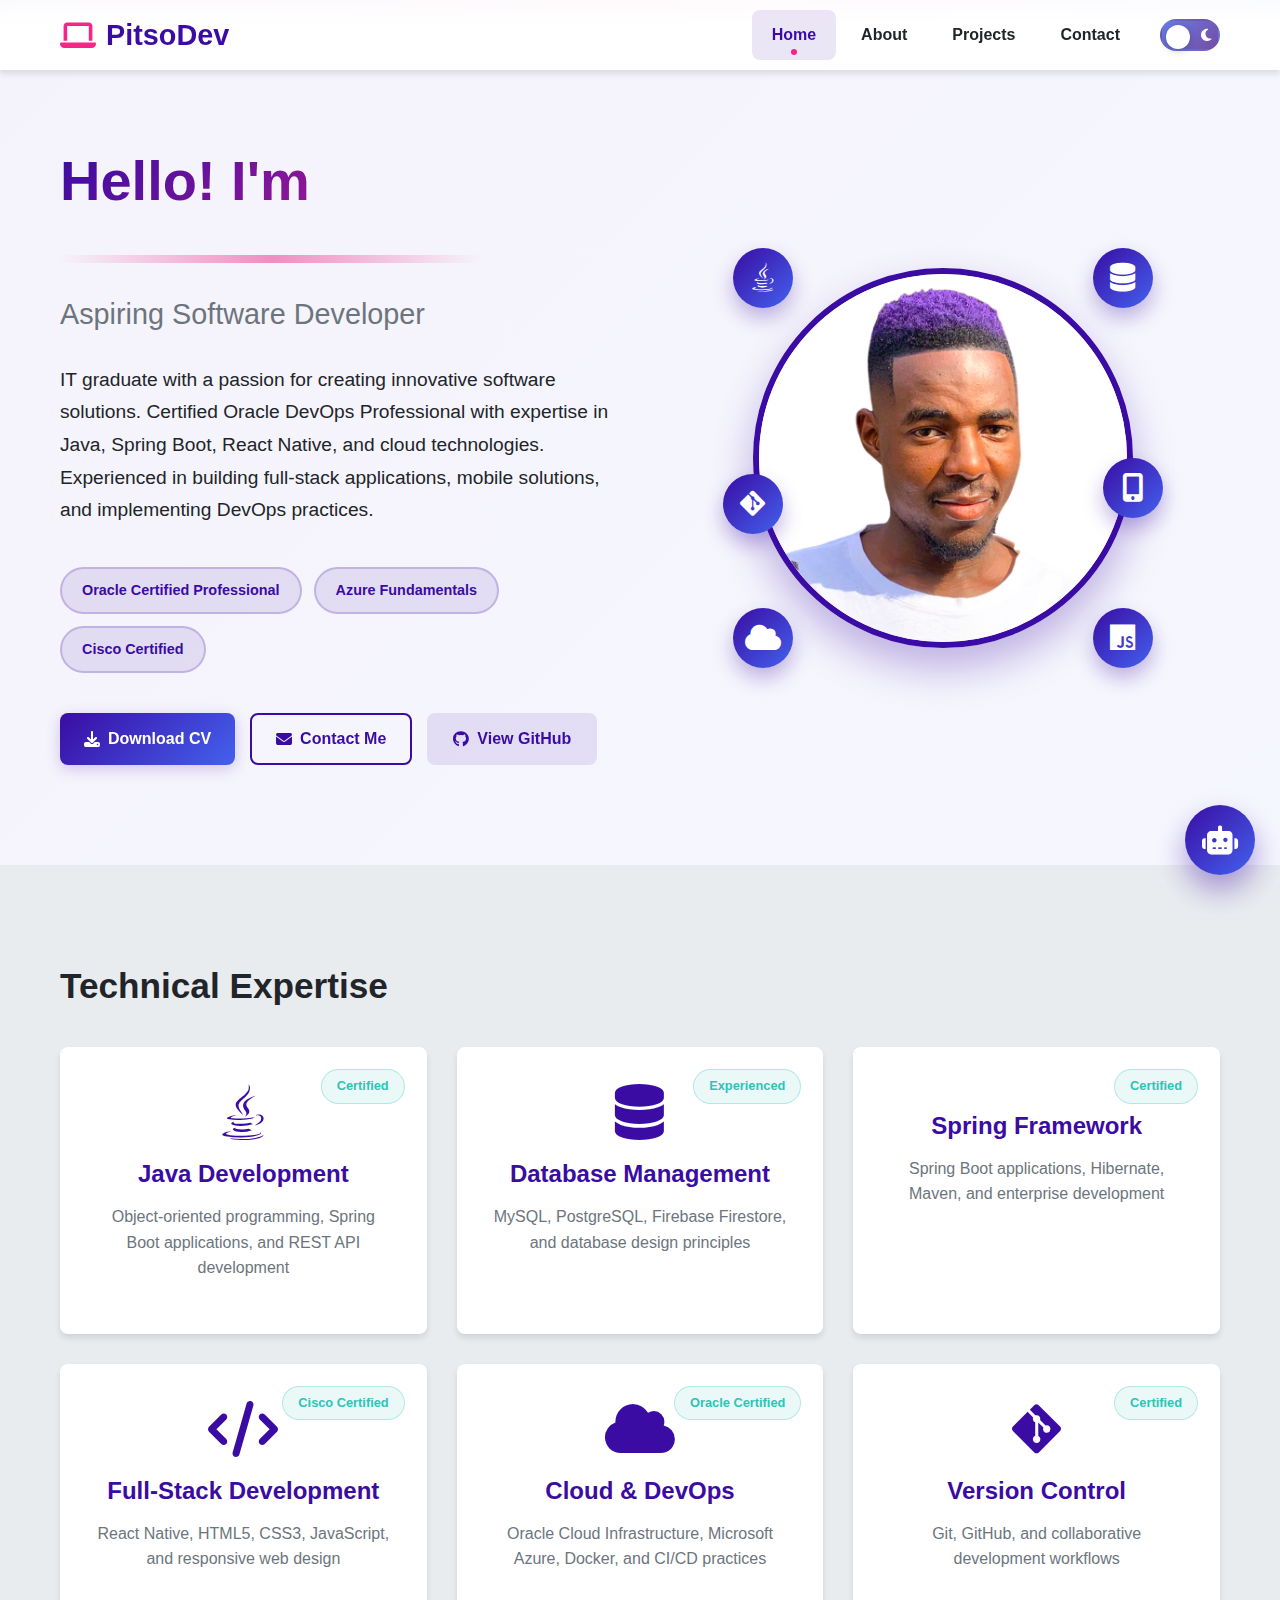
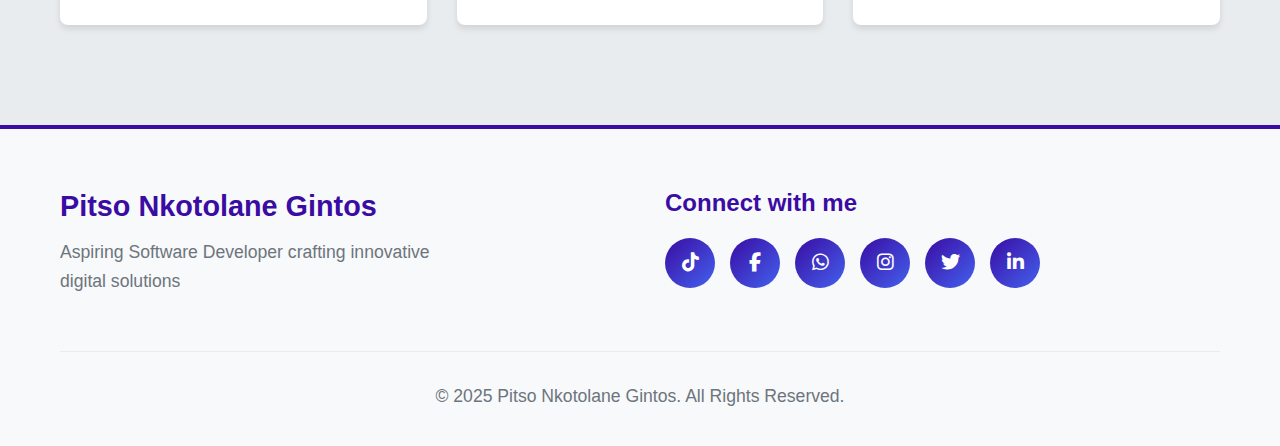
<file: index.html>
<!DOCTYPE html>
<html lang="en">
<head>
    <meta charset="UTF-8">
    <meta name="google-site-verification" content="5szU1CGK3dYPCjP3kLpIhDMqd9sJIsdozp8KGSfvCV0" />
    <meta name="viewport" content="width=device-width, initial-scale=1.0">
    <title>Pitso Nkotolane | Portfolio</title>
    <link rel="stylesheet" href="css/style.css">
    <link rel="stylesheet" href="https://cdnjs.cloudflare.com/ajax/libs/font-awesome/6.4.0/css/all.min.css">
</head>
<body>
    <!-- Navigation -->
    <nav class="navbar">
        <div class="container">
            <a class="navbar-brand" href="index.html">
                <i class="fas fa-laptop"></i>PitsoDev
            </a>
            <div class="navbar-links">
                <a class="nav-link active" href="index.html">Home</a>
                <a class="nav-link" href="AboutUs.html">About</a>
                <a class="nav-link" href="project.html">Projects</a>
                <a class="nav-link" href="ContactUs.html">Contact</a>
                <div class="theme-toggle" id="themeToggle">
                    <div class="toggle-thumb"></div>
                    <i class="fas fa-sun"></i>
                    <i class="fas fa-moon"></i>
                </div>
            </div>
            <div class="hamburger" id="hamburger">
                <span></span>
                <span></span>
                <span></span>
            </div>
        </div>
    </nav>

    <!-- Hero Section -->
    <section class="hero-section">
    <div class="container">
        <div class="hero-content">
            <div class="hero-text">
                <h1 class="hero-title">Hello! I'm <span class="highlight">Pitso Nkotolane</span></h1>
                <h2 class="hero-subtitle">Aspiring Software Developer</h2>
                <p class="hero-description">
                    IT graduate with a passion for creating innovative software solutions. 
                    Certified Oracle DevOps Professional with expertise in Java, Spring Boot, 
                    React Native, and cloud technologies. Experienced in building full-stack 
                    applications, mobile solutions, and implementing DevOps practices.
                </p>
                <div class="cert-badges">
                    <span class="cert-badge">Oracle Certified Professional</span>
                    <span class="cert-badge">Azure Fundamentals</span>
                    <span class="cert-badge">Cisco Certified</span>
                </div>
                <div class="hero-buttons">
                    <a href="Files/NKOTOLANE PITSO GINTOS RESUME.pdf" class="btn btn-primary" download="Nkotolane_Pitso_Resume.pdf">
                        <i class="fas fa-download me-2"></i>Download CV
                    </a>
                    <a href="ContactUs.html" class="btn btn-outline">
                        <i class="fas fa-envelope me-2"></i>Contact Me
                    </a>
                    <a href="https://github.com/Pitso4859" class="btn btn-ghost" target="_blank">
                        <i class="fab fa-github me-2"></i>View GitHub
                    </a>
                </div>
            </div>
            <div class="hero-image">
                <div class="profile-img-container">
                    <div class="profile-img">
                        <img src="images/profile.png" alt="Pitso Nkotolane">
                    </div>
                    <div class="floating-elements">
                        <div class="floating-element element-1" title="Java & Spring Boot"><i class="fab fa-java"></i></div>
                        <div class="floating-element element-2" title="Database Management"><i class="fas fa-database"></i></div>
                        <div class="floating-element element-3" title="DevOps & Cloud"><i class="fas fa-cloud"></i></div>
                        <div class="floating-element element-4" title="Web Development"><i class="fab fa-js"></i></div>
                        <div class="floating-element element-5" title="Mobile Development"><i class="fas fa-mobile-alt"></i></div>
                        <div class="floating-element element-6" title="Version Control"><i class="fab fa-git-alt"></i></div>
                    </div>
                </div>
            </div>
        </div>
    </div>
</section>

<!-- Skills Preview -->
<section class="skills-preview">
    <div class="container">
        <h2 class="section-title">Technical Expertise</h2>
        <div class="skills-grid">
            <div class="skill-preview">
                <i class="fab fa-java"></i>
                <h3>Java Development</h3>
                <p>Object-oriented programming, Spring Boot applications, and REST API development</p>
                <span class="skill-tag">Certified</span>
            </div>
            <div class="skill-preview">
                <i class="fas fa-database"></i>
                <h3>Database Management</h3>
                <p>MySQL, PostgreSQL, Firebase Firestore, and database design principles</p>
                <span class="skill-tag">Experienced</span>
            </div>
            <div class="skill-preview">
                <i class="fab fa-spring"></i>
                <h3>Spring Framework</h3>
                <p>Spring Boot applications, Hibernate, Maven, and enterprise development</p>
                <span class="skill-tag">Certified</span>
            </div>
            <div class="skill-preview">
                <i class="fas fa-code"></i>
                <h3>Full-Stack Development</h3>
                <p>React Native, HTML5, CSS3, JavaScript, and responsive web design</p>
                <span class="skill-tag">Cisco Certified</span>
            </div>
            <div class="skill-preview">
                <i class="fas fa-cloud"></i>
                <h3>Cloud & DevOps</h3>
                <p>Oracle Cloud Infrastructure, Microsoft Azure, Docker, and CI/CD practices</p>
                <span class="skill-tag">Oracle Certified</span>
            </div>
            <div class="skill-preview">
                <i class="fab fa-git-alt"></i>
                <h3>Version Control</h3>
                <p>Git, GitHub, and collaborative development workflows</p>
                <span class="skill-tag">Certified</span>
            </div>
        </div>
    </div>
</section>
    <div class="chatbot-container">
    <button class="chatbot-toggle" id="chatbotToggle">
        <i class="fas fa-robot"></i>
    </button>
    <div class="chatbot-window" id="chatbotWindow">
        <div class="chatbot-header">
            <h3><i class="fas fa-robot"></i> Nkotolane Pitso's Assistant</h3>
            <button class="chatbot-close" id="chatbotClose">&times;</button>
        </div>
        <div class="chatbot-messages" id="chatbotMessages">
            <div class="message bot-message">
                <p>Hello! I'm Nkotolane Pitso's assistant. I can tell you about Pitso's skills, projects, experience, and more. How can I help you today?</p>
            </div>
        </div>
        <div class="quick-questions" id="quickQuestions">
            <div class="quick-question" data-question="What skills do you have?">Skills</div>
            <div class="quick-question" data-question="Tell me about your projects">Projects</div>
            <div class="quick-question" data-question="What certifications do you have?">Certifications</div>
            <div class="quick-question" data-question="How can I contact you?">Contact Info</div>
        </div>
        <div class="chatbot-input-container">
            <input type="text" class="chatbot-input" id="chatbotInput" placeholder="Ask me anything..." maxlength="200">
            <button class="chatbot-send" id="chatbotSend">
                <i class="fas fa-paper-plane"></i>
            </button>
        </div>
    </div>
</div>

    <!-- Footer -->
    <footer>
        <div class="container">
            <div class="footer-content">
                <div class="footer-info">
                    <h3>Pitso Nkotolane Gintos</h3>
                    <p>Aspiring Software Developer crafting innovative digital solutions</p>
                </div>
                <div class="footer-social">
                    <h3>Connect with me</h3>
                    <div class="social-icons">
                        <a href="https://www.tiktok.com/@nkotolane_pitso" target="_blank" class="social-icon">
                            <i class="fab fa-tiktok"></i>
                        </a>
                        <a href="https://www.facebook.com" target="_blank" class="social-icon">
                            <i class="fab fa-facebook-f"></i>
                        </a>
                        <a href="https://wa.me/+27790504859" target="_blank" class="social-icon">
                            <i class="fab fa-whatsapp"></i>
                        </a>
                        <a href="https://www.instagram.com" target="_blank" class="social-icon">
                            <i class="fab fa-instagram"></i>
                        </a>
                        <a href="https://twitter.com" target="_blank" class="social-icon">
                            <i class="fab fa-twitter"></i>
                        </a>
                        <a href="https://www.linkedin.com" target="_blank" class="social-icon">
                            <i class="fab fa-linkedin-in"></i>
                        </a>
                    </div>
                </div>
            </div>
            <div class="footer-bottom">
                <p>&copy; 2025 Pitso Nkotolane Gintos. All Rights Reserved.</p>
            </div>
        </div>
    </footer>

    <script src="js/script.js"></script>
</body>
</html>
</file>
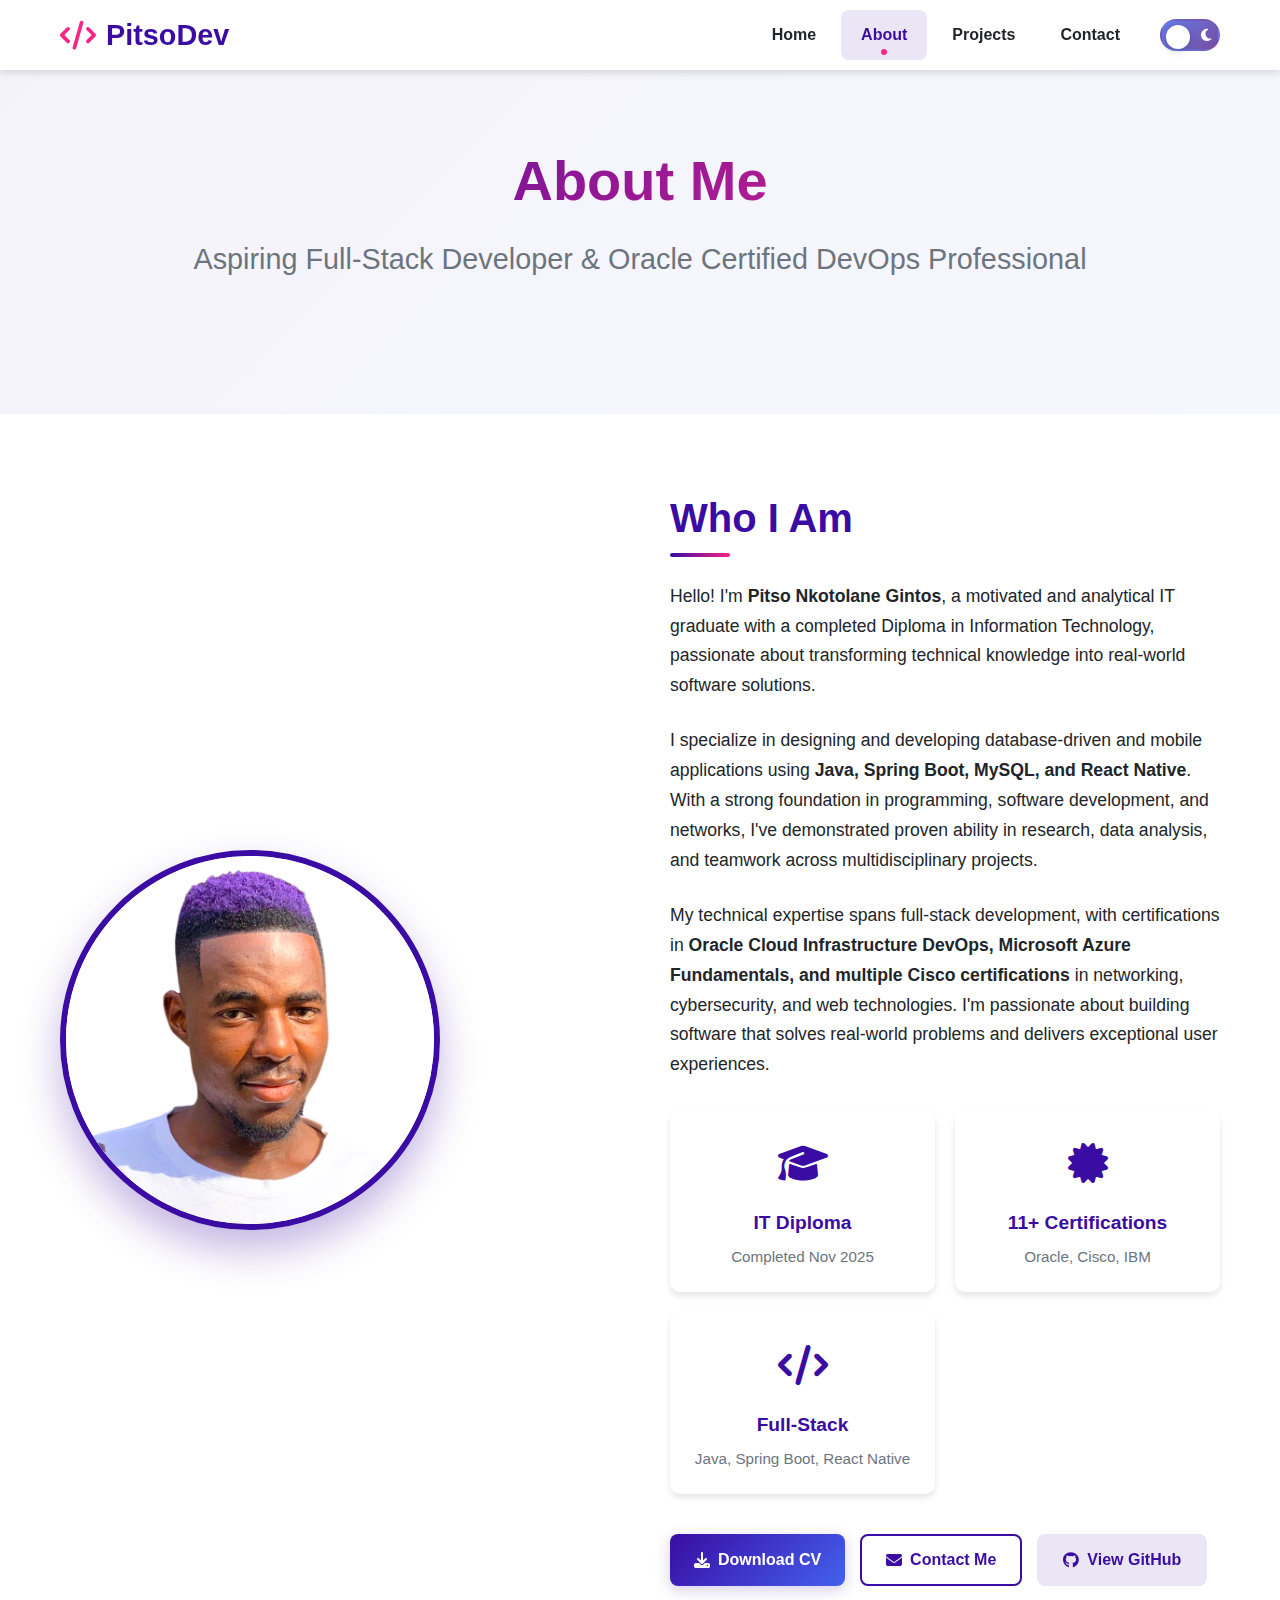
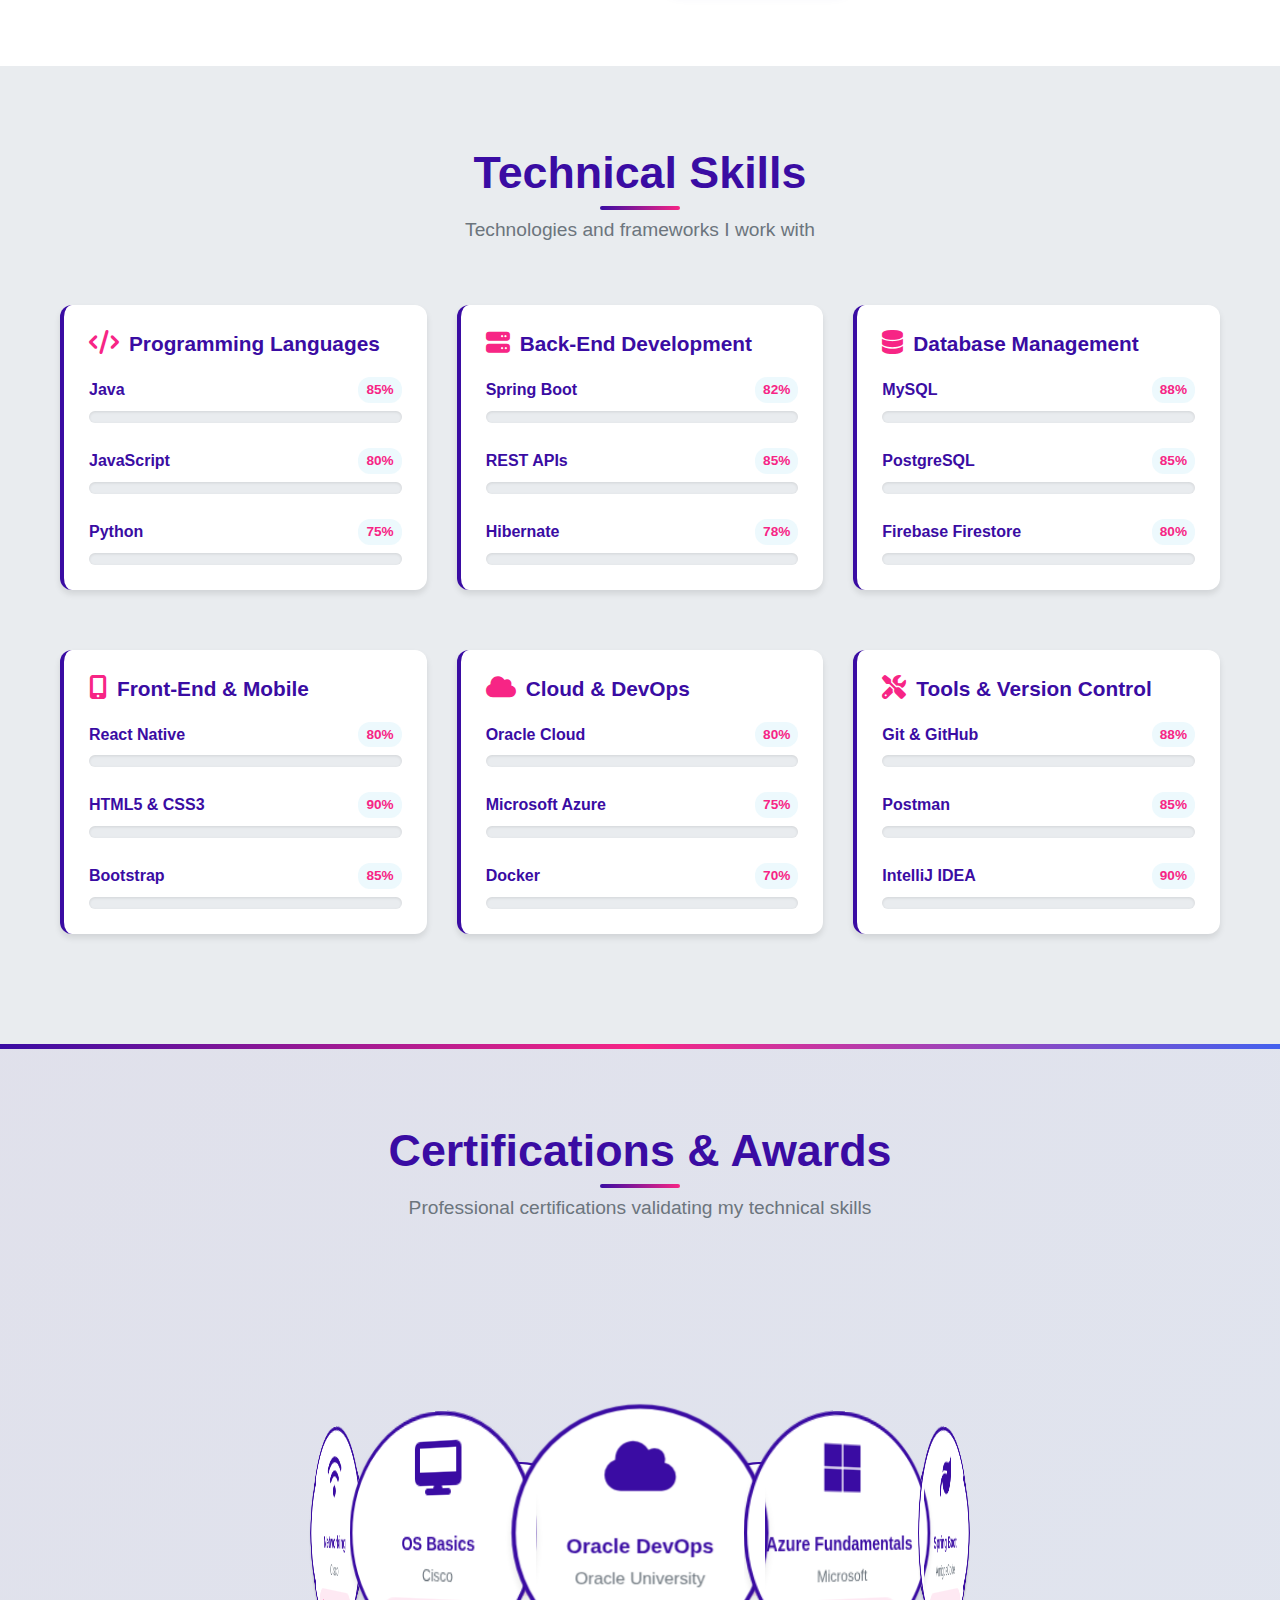
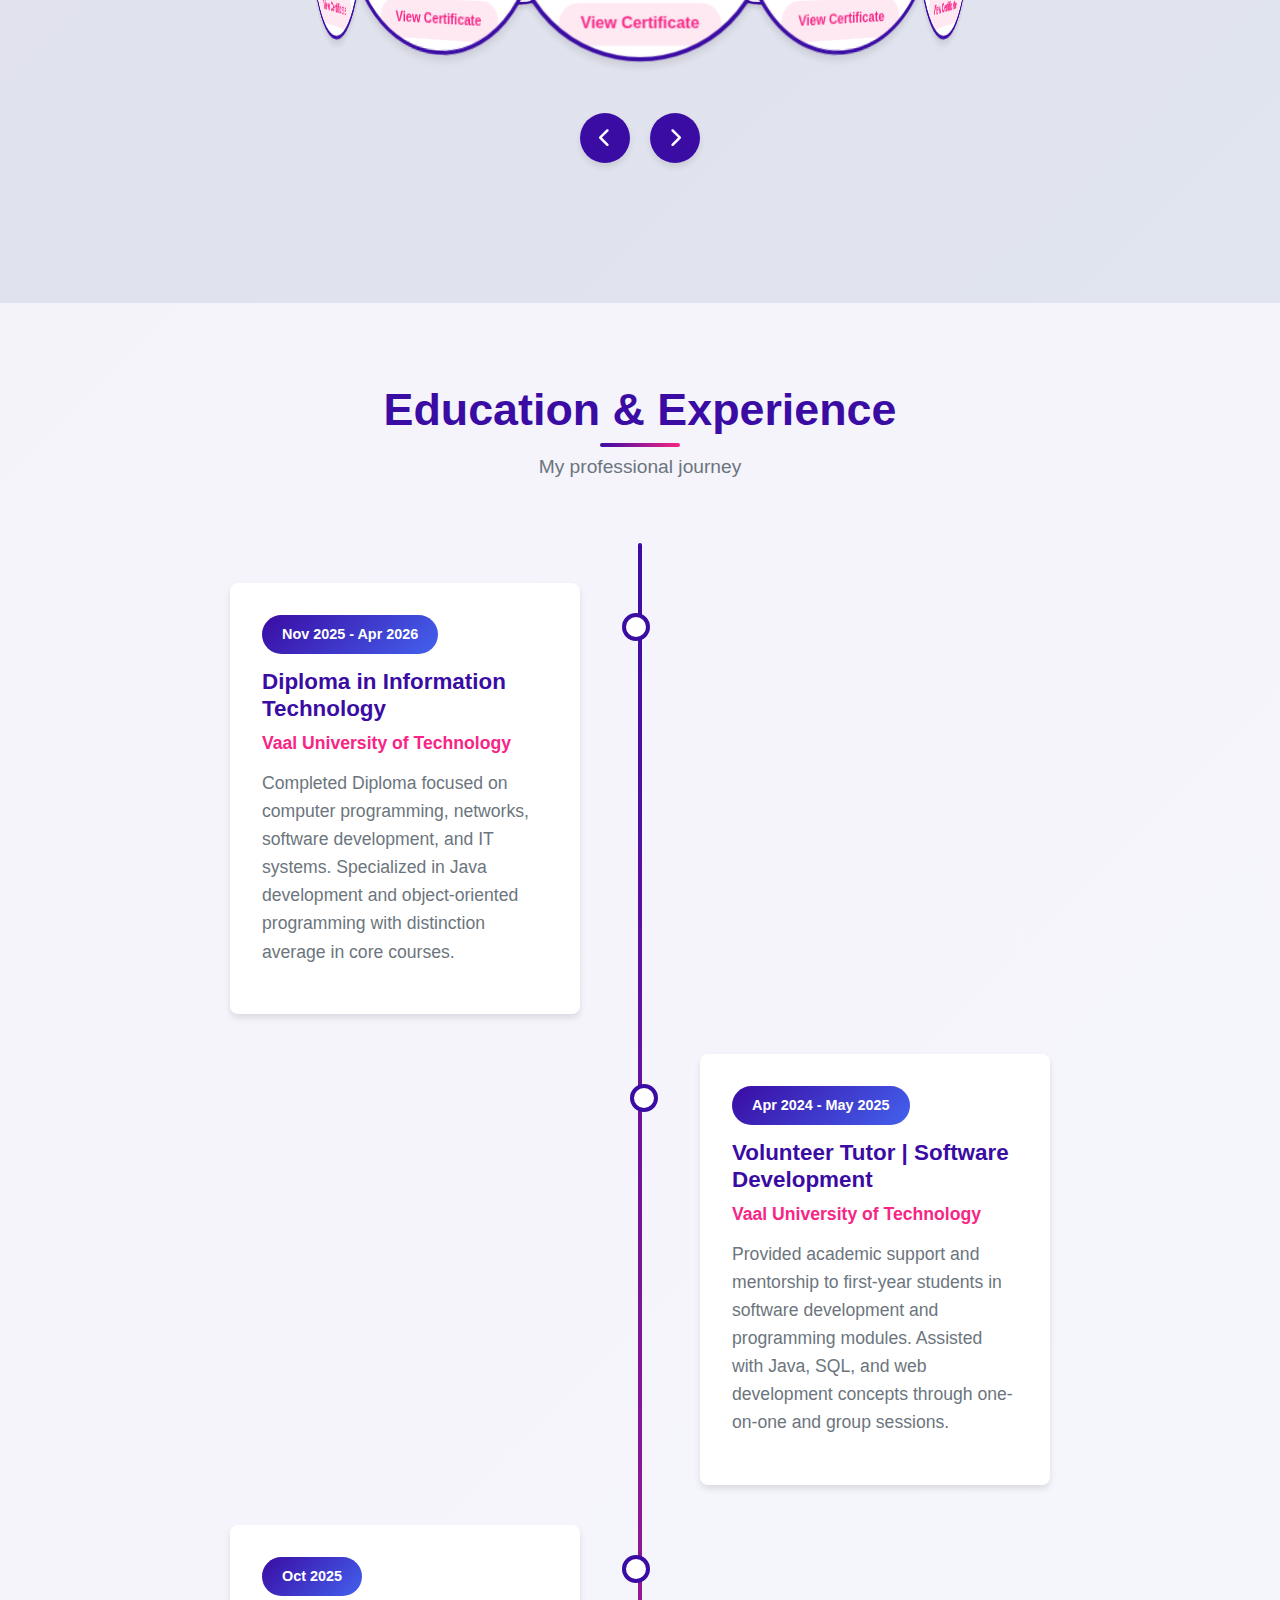
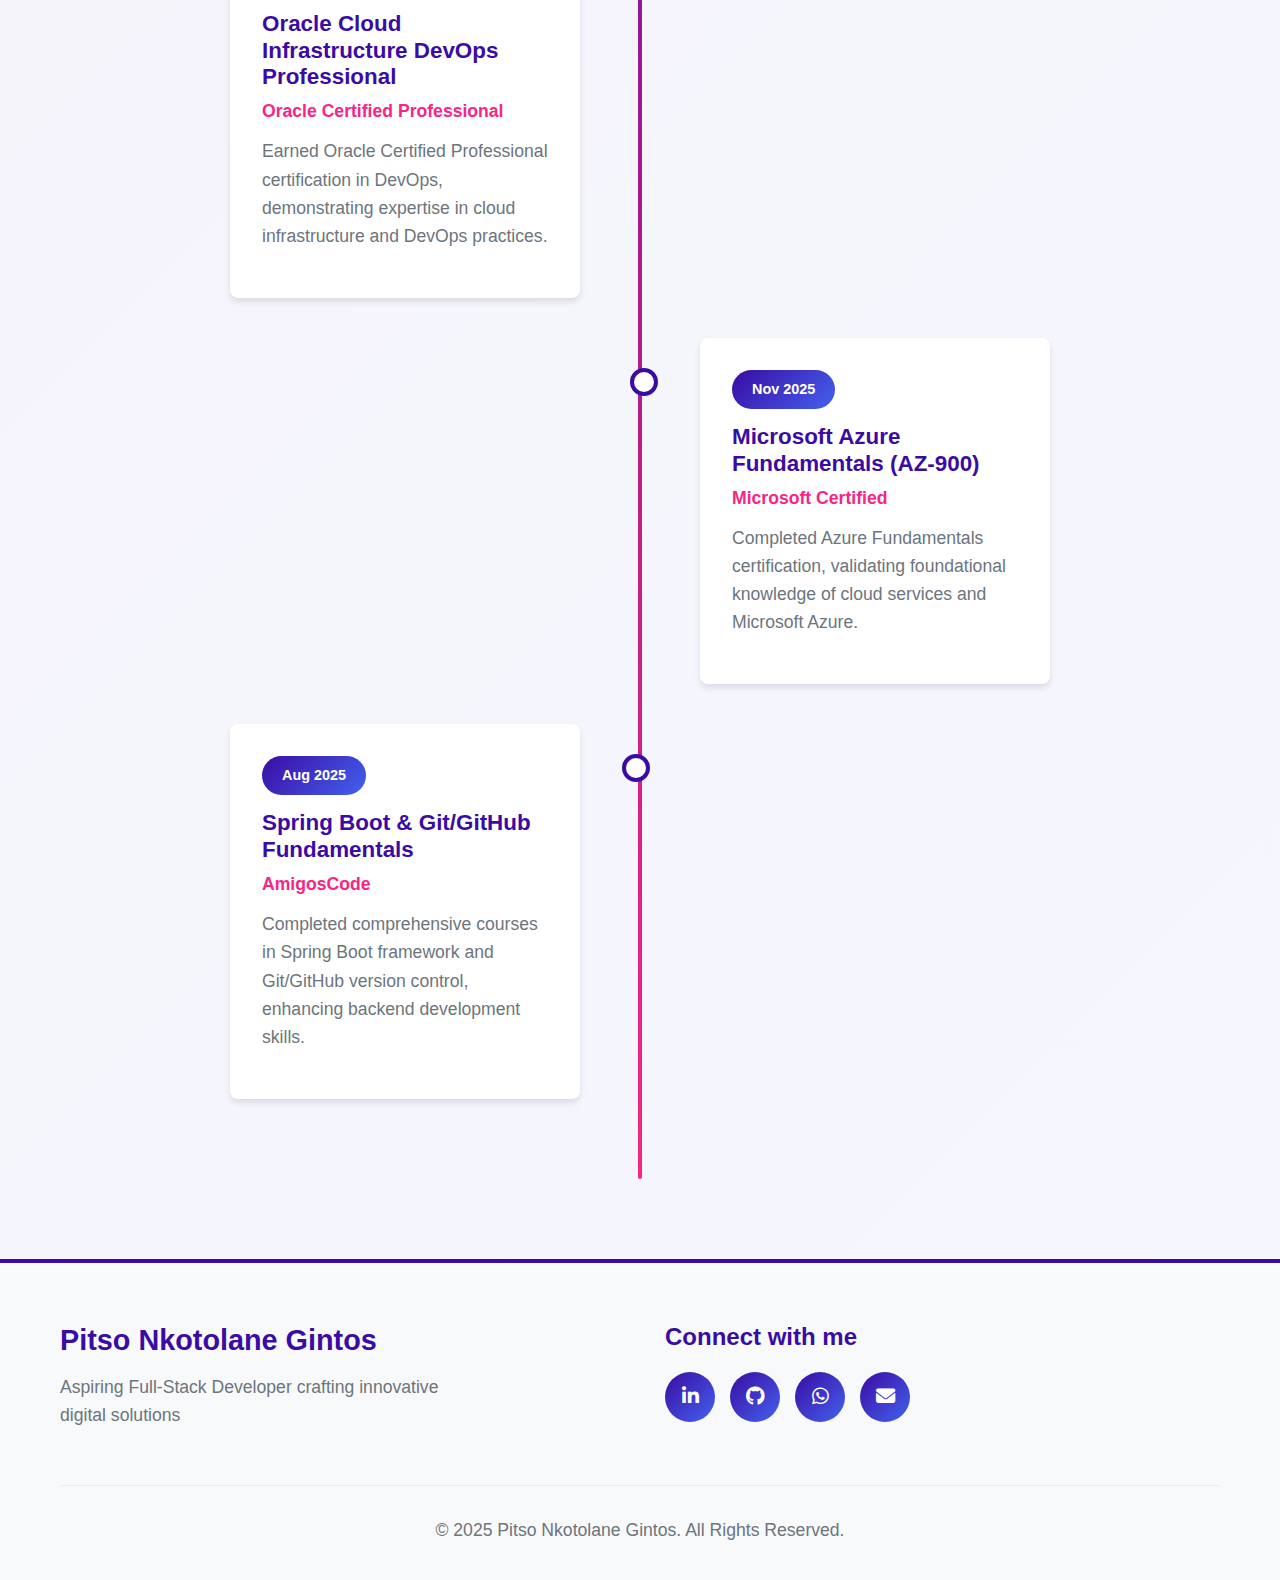
<file: AboutUs.html>
<!DOCTYPE html>
<html lang="en">
<head>
    <meta charset="UTF-8">
    <meta name="viewport" content="width=device-width, initial-scale=1.0">
    <title>About Me | Pitso Nkotolane</title>
    <link rel="stylesheet" href="css/style.css">
    <link rel="stylesheet" href="https://cdnjs.cloudflare.com/ajax/libs/font-awesome/6.4.0/css/all.min.css">
    <style>
        /* Certificates Carousel Styles */
        .certificates-section {
            background-color: var(--light-gray);
            padding: 80px 0;
            position: relative;
            overflow: hidden;
        }
        
        .carousel-container {
            position: relative;
            width: 100%;
            max-width: 800px;
            height: 500px;
            margin: 40px auto;
            perspective: 1000px;
        }
        
        .carousel {
            position: relative;
            width: 100%;
            height: 100%;
            transform-style: preserve-3d;
            animation: rotate 40s infinite linear;
            transition: transform 0.5s ease;
        }
        
        .carousel:hover {
            animation-play-state: paused;
        }
        
        .certificate-item {
            position: absolute;
            width: 180px;
            height: 180px;
            background: var(--card-bg);
            border-radius: 50%;
            display: flex;
            flex-direction: column;
            align-items: center;
            justify-content: center;
            text-align: center;
            box-shadow: var(--shadow);
            transition: all 0.5s ease;
            transform-style: preserve-3d;
            cursor: pointer;
            top: 50%;
            left: 50%;
            margin-left: -90px;
            margin-top: -90px;
            border: 3px solid var(--primary);
        }
        
        .certificate-item:hover {
            transform: scale(1.2);
            box-shadow: 0 15px 40px rgba(58, 12, 163, 0.3);
            z-index: 100;
            border-color: var(--accent);
        }
        
        .certificate-icon {
            font-size: 2.5rem;
            color: var(--primary);
            margin-bottom: 10px;
            transition: all 0.3s ease;
        }
        
        .certificate-item:hover .certificate-icon {
            color: var(--accent);
            transform: scale(1.2);
        }
        
        .certificate-content h3 {
            font-size: 0.9rem;
            margin: 5px 0;
            color: var(--primary);
            font-weight: bold;
        }
        
        .certificate-content p {
            font-size: 0.75rem;
            color: var(--gray);
            margin: 2px 0;
        }
        
        .certificate-content a {
            font-size: 0.7rem;
            color: var(--accent);
            text-decoration: none;
            font-weight: bold;
            margin-top: 5px;
            display: inline-block;
            transition: all 0.3s ease;
        }
        
        .certificate-content a:hover {
            color: var(--primary);
            text-decoration: underline;
        }
        
        /* Position certificates in a circle */
        .certificate-item:nth-child(1) { transform: rotateY(0deg) translateZ(300px); }
        .certificate-item:nth-child(2) { transform: rotateY(30deg) translateZ(300px); }
        .certificate-item:nth-child(3) { transform: rotateY(60deg) translateZ(300px); }
        .certificate-item:nth-child(4) { transform: rotateY(90deg) translateZ(300px); }
        .certificate-item:nth-child(5) { transform: rotateY(120deg) translateZ(300px); }
        .certificate-item:nth-child(6) { transform: rotateY(150deg) translateZ(300px); }
        .certificate-item:nth-child(7) { transform: rotateY(180deg) translateZ(300px); }
        .certificate-item:nth-child(8) { transform: rotateY(210deg) translateZ(300px); }
        .certificate-item:nth-child(9) { transform: rotateY(240deg) translateZ(300px); }
        .certificate-item:nth-child(10) { transform: rotateY(270deg) translateZ(300px); }
        .certificate-item:nth-child(11) { transform: rotateY(300deg) translateZ(300px); }
        .certificate-item:nth-child(12) { transform: rotateY(330deg) translateZ(300px); }
        
        @keyframes rotate {
            from { transform: rotateY(0deg); }
            to { transform: rotateY(360deg); }
        }
        
        .carousel-controls {
            position: absolute;
            bottom: 20px;
            left: 0;
            right: 0;
            display: flex;
            justify-content: center;
            gap: 20px;
            z-index: 1000;
        }
        
        .carousel-btn {
            width: 50px;
            height: 50px;
            border-radius: 50%;
            background: var(--primary);
            color: white;
            border: none;
            font-size: 1.2rem;
            cursor: pointer;
            transition: all 0.3s ease;
            box-shadow: var(--shadow);
        }
        
        .carousel-btn:hover {
            background: var(--accent);
            transform: scale(1.1);
        }

        /* Enhanced Skill Bar Styles */
        .skill-item {
            margin-bottom: 25px;
        }
        
        .skill-name {
            display: flex;
            justify-content: space-between;
            margin-bottom: 8px;
            font-weight: 600;
            color: var(--primary);
        }
        
        .skill-percentage {
            font-weight: bold;
            color: var(--accent);
            background: rgba(76, 201, 240, 0.1);
            padding: 2px 8px;
            border-radius: 12px;
            font-size: 0.85rem;
        }
        
        .skill-bar {
            height: 12px;
            background-color: #e9ecef;
            border-radius: 10px;
            overflow: hidden;
            box-shadow: inset 0 1px 3px rgba(0, 0, 0, 0.1);
            position: relative;
        }
        
        .skill-progress {
            height: 100%;
            border-radius: 10px;
            background: linear-gradient(90deg, var(--primary), var(--accent));
            width: 0;
            transition: width 1.5s ease-in-out;
            position: relative;
            box-shadow: 0 2px 5px rgba(58, 12, 163, 0.3);
        }
        
        .skill-progress::after {
            content: '';
            position: absolute;
            top: 0;
            left: 0;
            bottom: 0;
            right: 0;
            background-image: linear-gradient(
                -45deg,
                rgba(255, 255, 255, 0.2) 25%,
                transparent 25%,
                transparent 50%,
                rgba(255, 255, 255, 0.2) 50%,
                rgba(255, 255, 255, 0.2) 75%,
                transparent 75%,
                transparent
            );
            background-size: 15px 15px;
            animation: move 1.5s linear infinite;
            border-radius: 10px;
        }
        
        @keyframes move {
            0% {
                background-position: 0 0;
            }
            100% {
                background-position: 15px 0;
            }
        }
        
        /* Skill Categories */
        .skill-category {
            background: var(--card-bg);
            border-radius: 12px;
            padding: 25px;
            margin-bottom: 30px;
            box-shadow: var(--shadow);
            transition: transform 0.3s ease, box-shadow 0.3s ease;
            border-left: 4px solid var(--primary);
        }
        
        .skill-category:hover {
            transform: translateY(-5px);
            box-shadow: 0 10px 25px rgba(0, 0, 0, 0.1);
        }
        
        .skill-header {
            margin-bottom: 20px;
            display: flex;
            align-items: center;
        }
        
        .skill-header h3 {
            color: var(--primary);
            font-size: 1.3rem;
            margin: 0;
        }
        
        .skill-header i {
            font-size: 1.5rem;
            margin-right: 10px;
            color: var(--accent);
        }
        
        /* Resume Highlights */
        .resume-highlights {
            display: grid;
            grid-template-columns: repeat(auto-fit, minmax(250px, 1fr));
            gap: 20px;
            margin-top: 30px;
        }
        
        .highlight-card {
            background: var(--card-bg);
            border-radius: 10px;
            padding: 20px;
            box-shadow: var(--shadow);
            text-align: center;
            transition: var(--transition);
        }
        
        .highlight-card:hover {
            transform: translateY(-5px);
            box-shadow: 0 10px 20px rgba(0, 0, 0, 0.1);
        }
        
        .highlight-icon {
            font-size: 2.5rem;
            color: var(--primary);
            margin-bottom: 15px;
        }
        
        .highlight-card h3 {
            color: var(--primary);
            margin-bottom: 10px;
            font-size: 1.2rem;
        }
        
        /* Responsive adjustments */
        @media (max-width: 768px) {
            .carousel-container {
                height: 400px;
            }
            
            .certificate-item {
                width: 140px;
                height: 140px;
                margin-left: -70px;
                margin-top: -70px;
            }
            
            .certificate-item:nth-child(1) { transform: rotateY(0deg) translateZ(200px); }
            .certificate-item:nth-child(2) { transform: rotateY(30deg) translateZ(200px); }
            .certificate-item:nth-child(3) { transform: rotateY(60deg) translateZ(200px); }
            .certificate-item:nth-child(4) { transform: rotateY(90deg) translateZ(200px); }
            .certificate-item:nth-child(5) { transform: rotateY(120deg) translateZ(200px); }
            .certificate-item:nth-child(6) { transform: rotateY(150deg) translateZ(200px); }
            .certificate-item:nth-child(7) { transform: rotateY(180deg) translateZ(200px); }
            .certificate-item:nth-child(8) { transform: rotateY(210deg) translateZ(200px); }
            .certificate-item:nth-child(9) { transform: rotateY(240deg) translateZ(200px); }
            .certificate-item:nth-child(10) { transform: rotateY(270deg) translateZ(200px); }
            .certificate-item:nth-child(11) { transform: rotateY(300deg) translateZ(200px); }
            .certificate-item:nth-child(12) { transform: rotateY(330deg) translateZ(200px); }
            
            .certificate-icon {
                font-size: 2rem;
            }
            
            .certificate-content h3 {
                font-size: 0.8rem;
            }
            
            .certificate-content p {
                font-size: 0.7rem;
            }
            
            .skill-category {
                padding: 20px;
            }
            
            .resume-highlights {
                grid-template-columns: 1fr;
            }
        }
    </style>
</head>
<body>
    <!-- Navigation -->
    <nav class="navbar">
        <div class="container">
            <a class="navbar-brand" href="index.html">
                <i class="fas fa-code"></i>PitsoDev
            </a>
            <div class="navbar-links">
                <a class="nav-link" href="index.html">Home</a>
                <a class="nav-link active" href="AboutUs.html">About</a>
                <a class="nav-link" href="project.html">Projects</a>
                <a class="nav-link" href="ContactUs.html">Contact</a>
                <div class="theme-toggle" id="themeToggle">
                    <div class="toggle-thumb"></div>
                    <i class="fas fa-sun"></i>
                    <i class="fas fa-moon"></i>
                </div>
            </div>
            <div class="hamburger" id="hamburger">
                <span></span>
                <span></span>
                <span></span>
            </div>
        </div>
    </nav>

    <!-- Hero Section -->
    <section class="about-hero">
        <div class="container">
            <h1 class="hero-title">About Me</h1>
            <p class="hero-subtitle">Aspiring Full-Stack Developer & Oracle Certified DevOps Professional</p>
        </div>
    </section>

    <!-- Profile Section -->
    <section class="section">
        <div class="container">
            <div class="about-content">
                <div class="about-image">
                    <div class="profile-img-container">
                        <div class="profile-img">
                            <img src="images/profile.png" alt="Pitso Nkotolane">
                        </div>
                    </div>
                </div>
                <div class="about-text">
                    <h2>Who I Am</h2>
                    <p>Hello! I'm <strong>Pitso Nkotolane Gintos</strong>, a motivated and analytical IT graduate with a completed Diploma in Information Technology, passionate about transforming technical knowledge into real-world software solutions.</p>
                    
                    <p>I specialize in designing and developing database-driven and mobile applications using <strong>Java, Spring Boot, MySQL, and React Native</strong>. With a strong foundation in programming, software development, and networks, I've demonstrated proven ability in research, data analysis, and teamwork across multidisciplinary projects.</p>
                    
                    <p>My technical expertise spans full-stack development, with certifications in <strong>Oracle Cloud Infrastructure DevOps, Microsoft Azure Fundamentals, and multiple Cisco certifications</strong> in networking, cybersecurity, and web technologies. I'm passionate about building software that solves real-world problems and delivers exceptional user experiences.</p>
                    
                    <div class="resume-highlights">
                        <div class="highlight-card">
                            <div class="highlight-icon">
                                <i class="fas fa-graduation-cap"></i>
                            </div>
                            <h3>IT Diploma</h3>
                            <p>Completed Nov 2025</p>
                        </div>
                        <div class="highlight-card">
                            <div class="highlight-icon">
                                <i class="fas fa-certificate"></i>
                            </div>
                            <h3>11+ Certifications</h3>
                            <p>Oracle, Cisco, IBM</p>
                        </div>
                        <div class="highlight-card">
                            <div class="highlight-icon">
                                <i class="fas fa-code"></i>
                            </div>
                            <h3>Full-Stack</h3>
                            <p>Java, Spring Boot, React Native</p>
                        </div>
                    </div>
                    
                    <div class="hero-buttons" style="margin-top: 30px;">
                        <a href="Files/NKOTOLANE PITSO GINTOS RESUME.pdf" class="btn btn-primary" download="Nkotolane_Pitso_Resume.pdf">
                            <i class="fas fa-download me-2"></i>Download CV
                        </a>
                        <a href="ContactUs.html" class="btn btn-outline">
                            <i class="fas fa-envelope me-2"></i>Contact Me
                        </a>
                        <a href="https://github.com/Pitso4859" class="btn btn-ghost" target="_blank">
                            <i class="fab fa-github me-2"></i>View GitHub
                        </a>
                    </div>
                </div>
            </div>
        </div>
    </section>

    <!-- Skills Section -->
    <section class="section skills-section">
        <div class="container">
            <div class="section-header">
                <h2>Technical Skills</h2>
                <p>Technologies and frameworks I work with</p>
            </div>
            <div class="skills-container">
                <div class="skill-category">
                    <div class="skill-header">
                        <h3><i class="fas fa-code me-2"></i>Programming Languages</h3>
                    </div>
                    <div class="skill-body">
                        <div class="skill-item">
                            <div class="skill-name">
                                <span>Java</span>
                                <span class="skill-percentage">85%</span>
                            </div>
                            <div class="skill-bar">
                                <div class="skill-progress" data-width="85%"></div>
                            </div>
                        </div>
                        <div class="skill-item">
                            <div class="skill-name">
                                <span>JavaScript</span>
                                <span class="skill-percentage">80%</span>
                            </div>
                            <div class="skill-bar">
                                <div class="skill-progress" data-width="80%"></div>
                            </div>
                        </div>
                        <div class="skill-item">
                            <div class="skill-name">
                                <span>Python</span>
                                <span class="skill-percentage">75%</span>
                            </div>
                            <div class="skill-bar">
                                <div class="skill-progress" data-width="75%"></div>
                            </div>
                        </div>
                    </div>
                </div>

                <div class="skill-category">
                    <div class="skill-header">
                        <h3><i class="fas fa-server me-2"></i>Back-End Development</h3>
                    </div>
                    <div class="skill-body">
                        <div class="skill-item">
                            <div class="skill-name">
                                <span>Spring Boot</span>
                                <span class="skill-percentage">82%</span>
                            </div>
                            <div class="skill-bar">
                                <div class="skill-progress" data-width="82%"></div>
                            </div>
                        </div>
                        <div class="skill-item">
                            <div class="skill-name">
                                <span>REST APIs</span>
                                <span class="skill-percentage">85%</span>
                            </div>
                            <div class="skill-bar">
                                <div class="skill-progress" data-width="85%"></div>
                            </div>
                        </div>
                        <div class="skill-item">
                            <div class="skill-name">
                                <span>Hibernate</span>
                                <span class="skill-percentage">78%</span>
                            </div>
                            <div class="skill-bar">
                                <div class="skill-progress" data-width="78%"></div>
                            </div>
                        </div>
                    </div>
                </div>

                <div class="skill-category">
                    <div class="skill-header">
                        <h3><i class="fas fa-database me-2"></i>Database Management</h3>
                    </div>
                    <div class="skill-body">
                        <div class="skill-item">
                            <div class="skill-name">
                                <span>MySQL</span>
                                <span class="skill-percentage">88%</span>
                            </div>
                            <div class="skill-bar">
                                <div class="skill-progress" data-width="88%"></div>
                            </div>
                        </div>
                        <div class="skill-item">
                            <div class="skill-name">
                                <span>PostgreSQL</span>
                                <span class="skill-percentage">85%</span>
                            </div>
                            <div class="skill-bar">
                                <div class="skill-progress" data-width="85%"></div>
                            </div>
                        </div>
                        <div class="skill-item">
                            <div class="skill-name">
                                <span>Firebase Firestore</span>
                                <span class="skill-percentage">80%</span>
                            </div>
                            <div class="skill-bar">
                                <div class="skill-progress" data-width="80%"></div>
                            </div>
                        </div>
                    </div>
                </div>

                <div class="skill-category">
                    <div class="skill-header">
                        <h3><i class="fas fa-mobile-alt me-2"></i>Front-End & Mobile</h3>
                    </div>
                    <div class="skill-body">
                        <div class="skill-item">
                            <div class="skill-name">
                                <span>React Native</span>
                                <span class="skill-percentage">80%</span>
                            </div>
                            <div class="skill-bar">
                                <div class="skill-progress" data-width="80%"></div>
                            </div>
                        </div>
                        <div class="skill-item">
                            <div class="skill-name">
                                <span>HTML5 & CSS3</span>
                                <span class="skill-percentage">90%</span>
                            </div>
                            <div class="skill-bar">
                                <div class="skill-progress" data-width="90%"></div>
                            </div>
                        </div>
                        <div class="skill-item">
                            <div class="skill-name">
                                <span>Bootstrap</span>
                                <span class="skill-percentage">85%</span>
                            </div>
                            <div class="skill-bar">
                                <div class="skill-progress" data-width="85%"></div>
                            </div>
                        </div>
                    </div>
                </div>

                <div class="skill-category">
                    <div class="skill-header">
                        <h3><i class="fas fa-cloud me-2"></i>Cloud & DevOps</h3>
                    </div>
                    <div class="skill-body">
                        <div class="skill-item">
                            <div class="skill-name">
                                <span>Oracle Cloud</span>
                                <span class="skill-percentage">80%</span>
                            </div>
                            <div class="skill-bar">
                                <div class="skill-progress" data-width="80%"></div>
                            </div>
                        </div>
                        <div class="skill-item">
                            <div class="skill-name">
                                <span>Microsoft Azure</span>
                                <span class="skill-percentage">75%</span>
                            </div>
                            <div class="skill-bar">
                                <div class="skill-progress" data-width="75%"></div>
                            </div>
                        </div>
                        <div class="skill-item">
                            <div class="skill-name">
                                <span>Docker</span>
                                <span class="skill-percentage">70%</span>
                            </div>
                            <div class="skill-bar">
                                <div class="skill-progress" data-width="70%"></div>
                            </div>
                        </div>
                    </div>
                </div>

                <div class="skill-category">
                    <div class="skill-header">
                        <h3><i class="fas fa-tools me-2"></i>Tools & Version Control</h3>
                    </div>
                    <div class="skill-body">
                        <div class="skill-item">
                            <div class="skill-name">
                                <span>Git & GitHub</span>
                                <span class="skill-percentage">88%</span>
                            </div>
                            <div class="skill-bar">
                                <div class="skill-progress" data-width="88%"></div>
                            </div>
                        </div>
                        <div class="skill-item">
                            <div class="skill-name">
                                <span>Postman</span>
                                <span class="skill-percentage">85%</span>
                            </div>
                            <div class="skill-bar">
                                <div class="skill-progress" data-width="85%"></div>
                            </div>
                        </div>
                        <div class="skill-item">
                            <div class="skill-name">
                                <span>IntelliJ IDEA</span>
                                <span class="skill-percentage">90%</span>
                            </div>
                            <div class="skill-bar">
                                <div class="skill-progress" data-width="90%"></div>
                            </div>
                        </div>
                    </div>
                </div>
            </div>
        </div>
    </section>

    <!-- Certificates Section -->
    <section class="certificates-section">
        <div class="container">
            <div class="section-header">
                <h2>Certifications & Awards</h2>
                <p>Professional certifications validating my technical skills</p>
            </div>
            
            <!-- Spinning Carousel Container -->
            <div class="carousel-container">
                <div class="carousel">
                    <!-- Oracle DevOps -->
                    <div class="certificate-item">
                        <div class="certificate-icon">
                            <i class="fas fa-cloud"></i>
                        </div>
                        <div class="certificate-content">
                            <h3>Oracle DevOps</h3>
                            <p>Oracle University</p>
                            <a href="Files/`Java Devops.pdf " target="_blank">View Certificate</a>
                        </div>
                    </div>

                    <!-- Microsoft Azure -->
                    <div class="certificate-item">
                        <div class="certificate-icon">
                            <i class="fab fa-microsoft"></i>
                        </div>
                        <div class="certificate-content">
                            <h3>Azure Fundamentals</h3>
                            <p>Microsoft</p>
                            <a href="Files/Microsoft  Certificate.pdf" target="_blank">View Certificate</a>
                        </div>
                    </div>

                    <!-- Spring Boot -->
                    <div class="certificate-item">
                        <div class="certificate-icon">
                            <i class="fas fa-leaf"></i>
                        </div>
                        <div class="certificate-content">
                            <h3>Spring Boot</h3>
                            <p>AmigosCode</p>
                            <a href="Files/Spring Boot for Beginners_certificate.pdf" target="_blank">View Certificate</a>
                        </div>
                    </div>

                    <!-- Git & GitHub -->
                    <div class="certificate-item">
                        <div class="certificate-icon">
                            <i class="fab fa-github"></i>
                        </div>
                        <div class="certificate-content">
                            <h3>Git & GitHub</h3>
                            <p>AmigosCode</p>
                            <a href="Files/Git & GitHub Fundamentals_certificate.pdf" target="_blank">View Certificate</a>
                        </div>
                    </div>

                    <!-- Java OOP -->
                    <div class="certificate-item">
                        <div class="certificate-icon">
                            <i class="fab fa-java"></i>
                        </div>
                        <div class="certificate-content">
                            <h3>Java OOP</h3>
                            <p>LinkedIn Learning</p>
                            <a href="Files/CertificateOfCompletion_Java ObjectOriented Programming.pdf" target="_blank">View Certificate</a>
                        </div>
                    </div>

                    <!-- CCNA Networking -->
                    <div class="certificate-item">
                        <div class="certificate-icon">
                            <i class="fas fa-network-wired"></i>
                        </div>
                        <div class="certificate-content">
                            <h3>CCNA Networking</h3>
                            <p>Cisco</p>
                            <a href="Files/CCNA-_Introduction_to_Networks_certificate_221386653-edu-vut-ac-za_dcef9433-116b-4311-9704-abde837ed158 (3).pdf" target="_blank">View Certificate</a>
                        </div>
                    </div>

                    <!-- JavaScript -->
                    <div class="certificate-item">
                        <div class="certificate-icon">
                            <i class="fab fa-js-square"></i>
                        </div>
                        <div class="certificate-content">
                            <h3>JavaScript</h3>
                            <p>Cisco</p>
                            <a href="Files/JavaScript_Essentials_2_certificate_221386653-edu-vut-ac-za_26821f19-6aa9-4918-8c09-05d58031b27e (1).pdf" target="_blank">View Certificate</a>
                        </div>
                    </div>

                    <!-- HTML -->
                    <div class="certificate-item">
                        <div class="certificate-icon">
                            <i class="fab fa-html5"></i>
                        </div>
                        <div class="certificate-content">
                            <h3>HTML</h3>
                            <p>Cisco</p>
                            <a href="Files/HTML_Essentials_certificate_221386653-edu-vut-ac-za_c8c25be4-3298-4906-9032-d2bfb0189fbb.pdf" target="_blank">View Certificate</a>
                        </div>
                    </div>

                    <!-- IBM Web Development -->
                    <div class="certificate-item">
                        <div class="certificate-icon">
                            <i class="fas fa-laptop-code"></i>
                        </div>
                        <div class="certificate-content">
                            <h3>Web Development</h3>
                            <p>IBM</p>
                            <a href="Files/IBMDesign20251109-32-zfrf4t.pdf" target="_blank">View Certificate</a>
                        </div>
                    </div>

                    <!-- Cybersecurity -->
                    <div class="certificate-item">
                        <div class="certificate-icon">
                            <i class="fas fa-shield-alt"></i>
                        </div>
                        <div class="certificate-content">
                            <h3>Cybersecurity</h3>
                            <p>Cisco</p>
                            <a href="Files/Introduction_to_Cybersecurity_certificate_221386653-edu-vut-ac-za_3c534eb5-ebe0-470f-b122-be7665e0614b (2).pdf" target="_blank">View Certificate</a>
                        </div>
                    </div>

                    <!-- Networking Basics -->
                    <div class="certificate-item">
                        <div class="certificate-icon">
                            <i class="fas fa-wifi"></i>
                        </div>
                        <div class="certificate-content">
                            <h3>Networking</h3>
                            <p>Cisco</p>
                            <a href="Files/Networking_Basics_certificate_221386653-edu-vut-ac-za_ab52bd34-d788-4404-aaa4-e6dc888397e5 (2).pdf" target="_blank">View Certificate</a>
                        </div>
                    </div>

                    <!-- Operating Systems -->
                    <div class="certificate-item">
                        <div class="certificate-icon">
                            <i class="fas fa-desktop"></i>
                        </div>
                        <div class="certificate-content">
                            <h3>OS Basics</h3>
                            <p>Cisco</p>
                            <a href="Files/Operating_Systems_Basics_certificate_221386653-edu-vut-ac-za_fd576ec5-3651-46a2-b0f4-611f85250f4f.pdf" target="_blank">View Certificate</a>
                        </div>
                    </div>
                </div>
                
                <!-- Carousel Controls -->
                <div class="carousel-controls">
                    <button class="carousel-btn" id="slowDownBtn">
                        <i class="fas fa-chevron-left"></i>
                    </button>
                    <button class="carousel-btn" id="speedUpBtn">
                        <i class="fas fa-chevron-right"></i>
                    </button>
                </div>
            </div>
        </div>
    </section>

    <!-- Timeline Section -->
    <section class="section timeline-section">
        <div class="container">
            <div class="section-header">
                <h2>Education & Experience</h2>
                <p>My professional journey</p>
            </div>
            <div class="timeline">
                <div class="timeline-item">
                    <div class="timeline-content">
                        <div class="timeline-date">Nov 2025 - Apr 2026</div>
                        <h3>Diploma in Information Technology</h3>
                        <h4>Vaal University of Technology</h4>
                        <p>Completed Diploma focused on computer programming, networks, software development, and IT systems. Specialized in Java development and object-oriented programming with distinction average in core courses.</p>
                    </div>
                </div>
                <div class="timeline-item">
                    <div class="timeline-content">
                        <div class="timeline-date">Apr 2024 - May 2025</div>
                        <h3>Volunteer Tutor | Software Development</h3>
                        <h4>Vaal University of Technology</h4>
                        <p>Provided academic support and mentorship to first-year students in software development and programming modules. Assisted with Java, SQL, and web development concepts through one-on-one and group sessions.</p>
                    </div>
                </div>
                <div class="timeline-item">
                    <div class="timeline-content">
                        <div class="timeline-date">Oct 2025</div>
                        <h3>Oracle Cloud Infrastructure DevOps Professional</h3>
                        <h4>Oracle Certified Professional</h4>
                        <p>Earned Oracle Certified Professional certification in DevOps, demonstrating expertise in cloud infrastructure and DevOps practices.</p>
                    </div>
                </div>
                <div class="timeline-item">
                    <div class="timeline-content">
                        <div class="timeline-date">Nov 2025</div>
                        <h3>Microsoft Azure Fundamentals (AZ-900)</h3>
                        <h4>Microsoft Certified</h4>
                        <p>Completed Azure Fundamentals certification, validating foundational knowledge of cloud services and Microsoft Azure.</p>
                    </div>
                </div>
                <div class="timeline-item">
                    <div class="timeline-content">
                        <div class="timeline-date">Aug 2025</div>
                        <h3>Spring Boot & Git/GitHub Fundamentals</h3>
                        <h4>AmigosCode</h4>
                        <p>Completed comprehensive courses in Spring Boot framework and Git/GitHub version control, enhancing backend development skills.</p>
                    </div>
                </div>
            </div>
        </div>
    </section>

    <!-- Footer -->
    <footer>
        <div class="container">
            <div class="footer-content">
                <div class="footer-info">
                    <h3>Pitso Nkotolane Gintos</h3>
                    <p>Aspiring Full-Stack Developer crafting innovative digital solutions</p>
                </div>
                <div class="footer-social">
                    <h3>Connect with me</h3>
                    <div class="social-icons">
                        <a href="https://www.linkedin.com/in/pitso-nkotolane" target="_blank" class="social-icon">
                            <i class="fab fa-linkedin-in"></i>
                        </a>
                        <a href="https://github.com/Pitso4859" target="_blank" class="social-icon">
                            <i class="fab fa-github"></i>
                        </a>
                        <a href="https://wa.me/+27638654343" target="_blank" class="social-icon">
                            <i class="fab fa-whatsapp"></i>
                        </a>
                        <a href="mailto:pnkotolane@gmail.com" class="social-icon">
                            <i class="fas fa-envelope"></i>
                        </a>
                    </div>
                </div>
            </div>
            <div class="footer-bottom">
                <p>&copy; 2025 Pitso Nkotolane Gintos. All Rights Reserved.</p>
            </div>
        </div>
    </footer>

    <script>
        // Theme Toggle Functionality
        const themeToggle = document.getElementById('themeToggle');
        const body = document.body;

        // Check for saved theme preference
        const savedTheme = localStorage.getItem('theme');
        if (savedTheme) {
            body.classList.add(savedTheme);
        }

        themeToggle.addEventListener('click', () => {
            body.classList.toggle('dark-mode');
            // Save the current theme to localStorage
            const currentTheme = body.classList.contains('dark-mode') ? 'dark-mode' : '';
            localStorage.setItem('theme', currentTheme);
        });

        // Mobile Menu Toggle
        const hamburger = document.getElementById('hamburger');
        const navbarLinks = document.querySelector('.navbar-links');

        if (hamburger) {
            hamburger.addEventListener('click', () => {
                hamburger.classList.toggle('active');
                navbarLinks.classList.toggle('active');
            });
        }

        // Close mobile menu when clicking on a link
        document.querySelectorAll('.nav-link').forEach(link => {
            link.addEventListener('click', () => {
                hamburger.classList.remove('active');
                navbarLinks.classList.remove('active');
            });
        });

        // Animate Skill Bars on Scroll
        function animateSkillBars() {
            const skillBars = document.querySelectorAll('.skill-progress');
            
            const observer = new IntersectionObserver((entries) => {
                entries.forEach(entry => {
                    if (entry.isIntersecting) {
                        const width = entry.target.getAttribute('data-width');
                        entry.target.style.width = width;
                        observer.unobserve(entry.target);
                    }
                });
            }, { threshold: 0.5 });
            
            skillBars.forEach(bar => {
                observer.observe(bar);
            });
        }

        // Carousel control functions
        const carousel = document.querySelector('.carousel');
        let animationSpeed = 40;
        
        document.getElementById('slowDownBtn').addEventListener('click', function() {
            animationSpeed += 10;
            carousel.style.animationDuration = animationSpeed + 's';
        });
        
        document.getElementById('speedUpBtn').addEventListener('click', function() {
            animationSpeed = Math.max(10, animationSpeed - 10);
            carousel.style.animationDuration = animationSpeed + 's';
        });
        
        // Pause on hover
        carousel.addEventListener('mouseenter', () => {
            carousel.style.animationPlayState = 'paused';
        });
        
        carousel.addEventListener('mouseleave', () => {
            carousel.style.animationPlayState = 'running';
        });

        // Initialize animations when DOM is loaded
        document.addEventListener('DOMContentLoaded', () => {
            // Initialize theme
            if (window.matchMedia && window.matchMedia('(prefers-color-scheme: dark)').matches && !localStorage.getItem('theme')) {
                body.classList.add('dark-mode');
            }

            // Animate skill bars if on about page
            if (document.querySelector('.skill-progress')) {
                animateSkillBars();
            }

            // Add scroll animations to elements
            const animateOnScroll = () => {
                const elements = document.querySelectorAll('.skill-preview, .skill-category, .timeline-item, .project-card, .contact-form-container');
                
                const observer = new IntersectionObserver((entries) => {
                    entries.forEach(entry => {
                        if (entry.isIntersecting) {
                            entry.target.style.animationPlayState = 'running';
                            observer.unobserve(entry.target);
                        }
                    });
                }, { threshold: 0.1 });
                
                elements.forEach(el => {
                    observer.observe(el);
                });
            };
            
            animateOnScroll();
        });

        // Smooth scrolling for anchor links
        document.querySelectorAll('a[href^="#"]').forEach(anchor => {
            anchor.addEventListener('click', function (e) {
                e.preventDefault();
                const target = document.querySelector(this.getAttribute('href'));
                if (target) {
                    target.scrollIntoView({
                        behavior: 'smooth',
                        block: 'start'
                    });
                }
            });
        });
    </script>
</body>
</html>
</file>
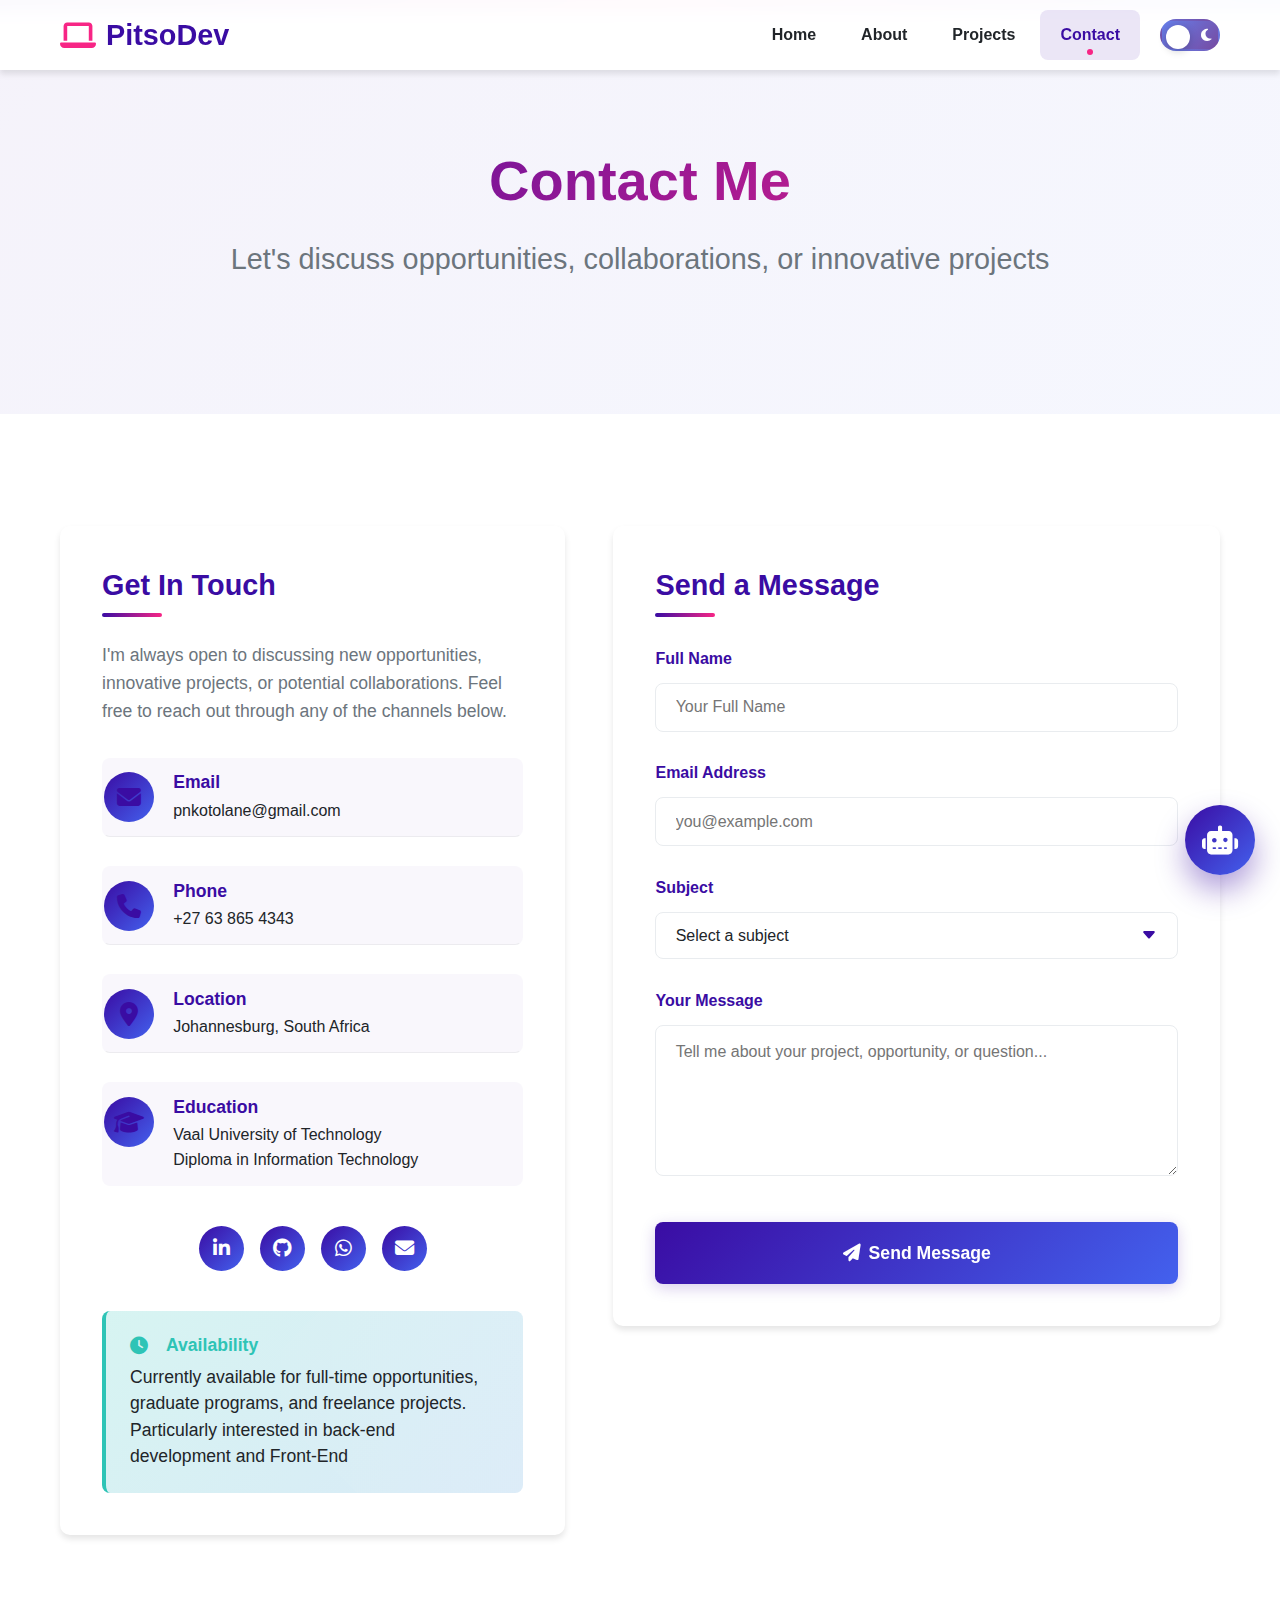
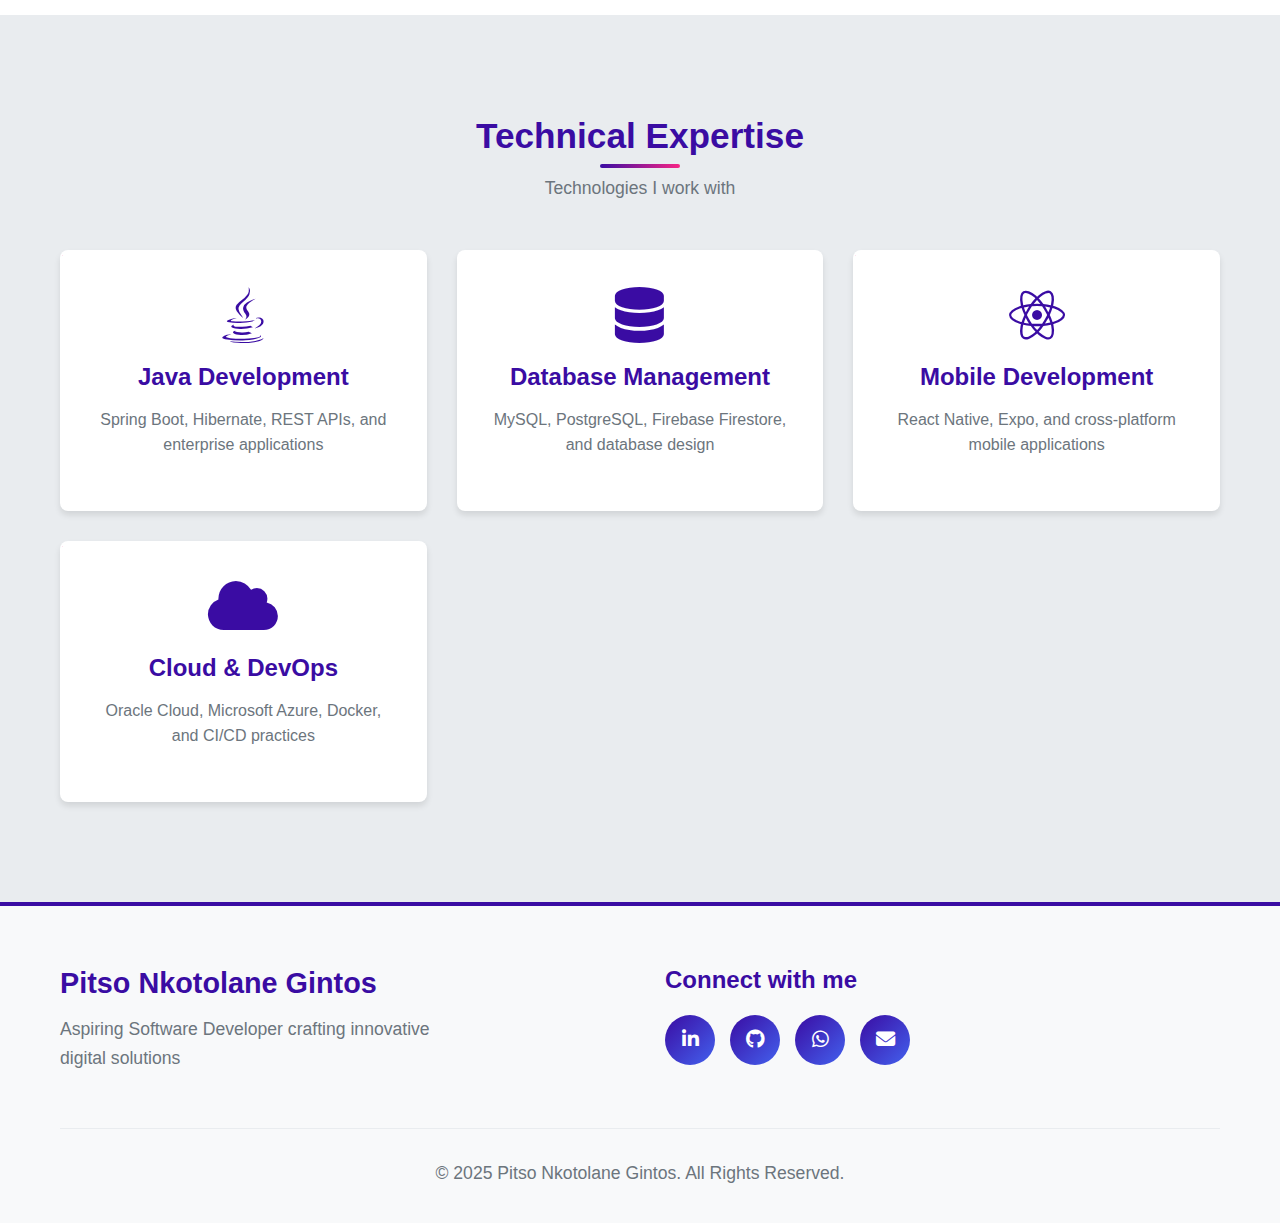
<file: ContactUs.html>
<!DOCTYPE html>
<html lang="en">
<head>
    <meta charset="UTF-8">
    <meta name="viewport" content="width=device-width, initial-scale=1.0">
    <title>Contact Me | Pitso Nkotolane</title>
    <link rel="stylesheet" href="css/style.css">
    <link rel="stylesheet" href="https://cdnjs.cloudflare.com/ajax/libs/font-awesome/6.4.0/css/all.min.css">
    <style>
        .contact-content {
            display: grid;
            grid-template-columns: 1fr 1.2fr;
            gap: 3rem;
            margin-top: 2rem;
        }
        
        .contact-info {
            background-color: var(--card-bg);
            border-radius: 10px;
            padding: 2.5rem;
            box-shadow: var(--shadow);
            height: fit-content;
        }
        
        .contact-info h2 {
            color: var(--primary);
            margin-bottom: 1.5rem;
            font-size: 1.8rem;
        }
        
        .contact-info p {
            margin-bottom: 2rem;
            color: var(--gray);
            line-height: 1.6;
        }
        
        .contact-details {
            margin-bottom: 2rem;
        }
        
        .contact-item {
            display: flex;
            align-items: flex-start;
            margin-bottom: 1.8rem;
            padding: 0.8rem 0;
            border-bottom: 1px solid rgba(0,0,0,0.05);
        }
        
        .contact-item:last-child {
            border-bottom: none;
        }
        
        .contact-icon {
            width: 50px;
            height: 50px;
            border-radius: 50%;
            background-color: rgba(58, 12, 163, 0.1);
            color: var(--primary);
            display: flex;
            align-items: center;
            justify-content: center;
            margin-right: 1.2rem;
            flex-shrink: 0;
            transition: all 0.3s ease;
        }
        
        .contact-item:hover .contact-icon {
            background-color: rgba(58, 12, 163, 0.2);
            transform: scale(1.05);
        }
        
        .contact-item-content h3 {
            margin-bottom: 0.25rem;
            color: var(--primary);
            font-size: 1.1rem;
        }
        
        .contact-item-content p {
            margin: 0;
            color: var(--body-color);
            font-size: 1rem;
        }
        
        .contact-social {
            display: flex;
            gap: 1rem;
            margin-top: 2.5rem;
            justify-content: center;
        }
        
        .contact-social .social-icon {
            width: 45px;
            height: 45px;
            transition: all 0.3s ease;
        }
        
        .contact-social .social-icon:hover {
            transform: translateY(-5px);
        }
        
        .availability {
            margin-top: 2.5rem;
            padding: 1.5rem;
            background-color: rgba(46, 196, 182, 0.1);
            border-radius: 8px;
            border-left: 4px solid var(--success);
        }
        
        .availability h4 {
            color: var(--success);
            margin-bottom: 0.5rem;
            display: flex;
            align-items: center;
            font-size: 1.1rem;
        }
        
        .availability h4 i {
            margin-right: 0.5rem;
        }
        
        .availability p {
            margin: 0;
            color: var(--body-color);
            line-height: 1.5;
        }
        
        .contact-form-container {
            background-color: var(--card-bg);
            border-radius: 10px;
            padding: 2.5rem;
            box-shadow: var(--shadow);
            height: fit-content;
        }
        
        .contact-form h3 {
            color: var(--primary);
            margin-bottom: 1.8rem;
            text-align: left;
            font-size: 1.8rem;
        }
        
        .form-group {
            margin-bottom: 1.8rem;
        }
        
        .form-group label {
            display: block;
            margin-bottom: 0.7rem;
            font-weight: 600;
            color: var(--primary);
            font-size: 1rem;
        }
        
        .form-group input,
        .form-group select,
        .form-group textarea {
            width: 100%;
            padding: 0.9rem 1.2rem;
            border: 1px solid var(--light-gray);
            border-radius: 8px;
            background-color: var(--body-bg);
            color: var(--body-color);
            transition: var(--transition);
            font-family: inherit;
            font-size: 1rem;
            box-sizing: border-box;
        }
        
        .form-group input:focus,
        .form-group select:focus,
        .form-group textarea:focus {
            outline: none;
            border-color: var(--primary);
            box-shadow: 0 0 0 3px rgba(58, 12, 163, 0.15);
        }
        
        .form-group textarea {
            resize: vertical;
            min-height: 150px;
        }
        
        .btn-primary {
            width: 100%;
            padding: 1rem;
            font-size: 1.1rem;
            font-weight: 600;
            border-radius: 8px;
            transition: all 0.3s ease;
            position: relative;
            overflow: hidden;
        }
        
        .btn-primary:hover {
            transform: translateY(-3px);
            box-shadow: 0 7px 15px rgba(58, 12, 163, 0.3);
        }
        
        .btn-loading {
            pointer-events: none;
            opacity: 0.8;
        }
        
        .btn-loading::after {
            content: '';
            position: absolute;
            width: 20px;
            height: 20px;
            top: 0;
            left: 0;
            right: 0;
            bottom: 0;
            margin: auto;
            border: 2px solid transparent;
            border-top-color: #ffffff;
            border-radius: 50%;
            animation: button-loading-spinner 1s ease infinite;
        }
        
        @keyframes button-loading-spinner {
            from {
                transform: rotate(0turn);
            }
            to {
                transform: rotate(1turn);
            }
        }
        
        .form-message {
            display: flex;
            align-items: center;
            padding: 1.2rem;
            background-color: var(--success);
            color: white;
            border-radius: 8px;
            margin-top: 1.5rem;
            opacity: 0;
            animation: fadeIn 0.5s ease-out forwards;
        }
        
        .form-message.error {
            background-color: #ffebee;
            border-left: 4px solid #f44336;
            color: #c62828;
        }
        
        .form-message i {
            margin-right: 0.8rem;
            font-size: 1.2rem;
        }
        
        .section-header {
            text-align: center;
            margin-bottom: 3rem;
        }
        
        .section-header h2 {
            color: var(--primary);
            margin-bottom: 1rem;
            font-size: 2.2rem;
        }
        
        .section-header p {
            color: var(--gray);
            font-size: 1.1rem;
        }
        
        @keyframes fadeIn {
            0% { opacity: 0; }
            100% { opacity: 1; }
        }
        
        @media (max-width: 768px) {
            .contact-content {
                grid-template-columns: 1fr;
                gap: 2rem;
            }
            
            .contact-info, .contact-form-container {
                padding: 1.8rem;
            }
            
            .contact-item {
                margin-bottom: 1.5rem;
            }
            
            .contact-social {
                justify-content: flex-start;
            }
        }
    </style>
</head>
<body>
    <!-- Navigation -->
    <nav class="navbar">
        <div class="container">
            <a class="navbar-brand" href="index.html">
                <i class="fas fa-laptop"></i>PitsoDev
            </a>
            <div class="navbar-links">
                <a class="nav-link" href="index.html">Home</a>
                <a class="nav-link" href="AboutUs.html">About</a>
                <a class="nav-link" href="project.html">Projects</a>
                <a class="nav-link active" href="ContactUs.html">Contact</a>
                <div class="theme-toggle" id="themeToggle">
                    <div class="toggle-thumb"></div>
                    <i class="fas fa-sun"></i>
                    <i class="fas fa-moon"></i>
                </div>
            </div>
            <div class="hamburger" id="hamburger">
                <span></span>
                <span></span>
                <span></span>
            </div>
        </div>
    </nav>

    <!-- Hero Section -->
    <section class="contact-hero">
        <div class="container">
            <h1 class="hero-title">Contact Me</h1>
            <p class="hero-subtitle">Let's discuss opportunities, collaborations, or innovative projects</p>
        </div>
    </section>

    <section class="section">
        <div class="container">
            <div class="contact-content">
                <!-- Contact Information -->
                <div class="contact-info">
                    <h2>Get In Touch</h2>
                    <p>I'm always open to discussing new opportunities, innovative projects, or potential collaborations. Feel free to reach out through any of the channels below.</p>
                    
                    <div class="contact-details">
                        <div class="contact-item">
                            <div class="contact-icon">
                                <i class="fas fa-envelope"></i>
                            </div>
                            <div class="contact-item-content">
                                <h3>Email</h3>
                                <p>pnkotolane@gmail.com</p>
                            </div>
                        </div>
                        
                        <div class="contact-item">
                            <div class="contact-icon">
                                <i class="fas fa-phone"></i>
                            </div>
                            <div class="contact-item-content">
                                <h3>Phone</h3>
                                <p>+27 63 865 4343</p>
                            </div>
                        </div>
                        
                        <div class="contact-item">
                            <div class="contact-icon">
                                <i class="fas fa-map-marker-alt"></i>
                            </div>
                            <div class="contact-item-content">
                                <h3>Location</h3>
                                <p>Johannesburg, South Africa</p>
                            </div>
                        </div>
                        
                        <div class="contact-item">
                            <div class="contact-icon">
                                <i class="fas fa-graduation-cap"></i>
                            </div>
                            <div class="contact-item-content">
                                <h3>Education</h3>
                                <p>Vaal University of Technology<br>Diploma in Information Technology</p>
                            </div>
                        </div>
                    </div>
                    
                    <div class="contact-social">
                        <a href="https://www.linkedin.com/in/pitso-nkotolane" target="_blank" class="social-icon">
                            <i class="fab fa-linkedin-in"></i>
                        </a>
                        <a href="https://github.com/Pitso4859" target="_blank" class="social-icon">
                            <i class="fab fa-github"></i>
                        </a>
                        <a href="https://wa.me/+27790504859" target="_blank" class="social-icon">
                            <i class="fab fa-whatsapp"></i>
                        </a>
                        <a href="mailto:pnkotolane@gmail.com" class="social-icon">
                            <i class="fas fa-envelope"></i>
                        </a>
                    </div>
                    
                    <div class="availability">
                        <h4><i class="fas fa-clock"></i> Availability</h4>
                        <p>Currently available for full-time opportunities, graduate programs, and freelance projects. Particularly interested in back-end development and Front-End</p>
                    </div>
                </div>
                
                <!-- Contact Form -->
                <div class="contact-form-container">
                    <div class="contact-form">
                        <h3>Send a Message</h3>
                        <!-- Updated form to use Formspree -->
                        <form action="https://formspree.io/f/xbjnqgzj" method="POST" id="contactForm">
                            <div class="form-group">
                                <label for="name">Full Name</label>
                                <input type="text" id="name" name="name" placeholder="Your Full Name" required>
                            </div>
                            <div class="form-group">
                                <label for="email">Email Address</label>
                                <input type="email" id="email" name="email" placeholder="you@example.com" required>
                            </div>
                            <div class="form-group">
                                <label for="subject">Subject</label>
                                <select id="subject" name="subject" required>
                                    <option value="" disabled selected>Select a subject</option>
                                    <option value="job-opportunity">Job Opportunity</option>
                                    <option value="collaboration">Project Collaboration</option>
                                    <option value="freelance">Freelance Work</option>
                                    <option value="technical-question">Technical Question</option>
                                    <option value="other">Other</option>
                                </select>
                            </div>
                            <div class="form-group">
                                <label for="message">Your Message</label>
                                <textarea id="message" name="message" rows="5" placeholder="Tell me about your project, opportunity, or question..." required></textarea>
                            </div>
                            <button type="submit" class="btn btn-primary" id="submitBtn">
                                <i class="fas fa-paper-plane me-2"></i>Send Message
                            </button>
                        </form>

                        <div id="formMessage" class="form-message success" style="display: none;">
                            <i class="fas fa-check-circle"></i>
                            <p>Thank you for your message! I will get back to you soon.</p>
                        </div>
                    </div>
                </div>
            </div>
        </div>
    </section>

    <!-- Skills Preview Section -->
    <section class="skills-preview" style="background-color: var(--light-gray);">
        <div class="container">
            <div class="section-header">
                <h2>Technical Expertise</h2>
                <p>Technologies I work with</p>
            </div>
            <div class="skills-grid">
                <div class="skill-preview">
                    <i class="fab fa-java"></i>
                    <h3>Java Development</h3>
                    <p>Spring Boot, Hibernate, REST APIs, and enterprise applications</p>
                </div>
                <div class="skill-preview">
                    <i class="fas fa-database"></i>
                    <h3>Database Management</h3>
                    <p>MySQL, PostgreSQL, Firebase Firestore, and database design</p>
                </div>
                <div class="skill-preview">
                    <i class="fab fa-react"></i>
                    <h3>Mobile Development</h3>
                    <p>React Native, Expo, and cross-platform mobile applications</p>
                </div>
                <div class="skill-preview">
                    <i class="fas fa-cloud"></i>
                    <h3>Cloud & DevOps</h3>
                    <p>Oracle Cloud, Microsoft Azure, Docker, and CI/CD practices</p>
                </div>
            </div>
        </div>
    </section>
    <!-- Chatbot -->
<div class="chatbot-container">
    <button class="chatbot-toggle" id="chatbotToggle">
        <i class="fas fa-robot"></i>
    </button>
    <div class="chatbot-window" id="chatbotWindow">
        <div class="chatbot-header">
            <h3><i class="fas fa-robot"></i> Portfolio Assistant</h3>
            <button class="chatbot-close" id="chatbotClose">&times;</button>
        </div>
        <div class="chatbot-messages" id="chatbotMessages">
            <div class="message bot-message">
                <p>Hello! I'm Nkotolane Pitso's assistant. I can tell you about Pitso's skills, projects, experience, and more. How can I help you today?</p>
            </div>
        </div>
        <div class="quick-questions" id="quickQuestions">
            <div class="quick-question" data-question="What skills do you have?">Skills</div>
            <div class="quick-question" data-question="Tell me about your projects">Projects</div>
            <div class="quick-question" data-question="What certifications do you have?">Certifications</div>
            <div class="quick-question" data-question="How can I contact you?">Contact Info</div>
        </div>
        <div class="chatbot-input-container">
            <input type="text" class="chatbot-input" id="chatbotInput" placeholder="Ask me anything..." maxlength="200">
            <button class="chatbot-send" id="chatbotSend">
                <i class="fas fa-paper-plane"></i>
            </button>
        </div>
    </div>
</div>

    <!-- Footer -->
    <footer>
        <div class="container">
            <div class="footer-content">
                <div class="footer-info">
                    <h3>Pitso Nkotolane Gintos</h3>
                    <p>Aspiring Software Developer crafting innovative digital solutions</p>
                </div>
                <div class="footer-social">
                    <h3>Connect with me</h3>
                    <div class="social-icons">
                        <a href="https://www.linkedin.com/in/pitso-nkotolane" target="_blank" class="social-icon">
                            <i class="fab fa-linkedin-in"></i>
                        </a>
                        <a href="https://github.com/Pitso4859" target="_blank" class="social-icon">
                            <i class="fab fa-github"></i>
                        </a>
                        <a href="https://wa.me/+27790504859" target="_blank" class="social-icon">
                            <i class="fab fa-whatsapp"></i>
                        </a>
                        <a href="mailto:pnkotolane@gmail.com" class="social-icon">
                            <i class="fas fa-envelope"></i>
                        </a>
                    </div>
                </div>
            </div>
            <div class="footer-bottom">
                <p>&copy; 2025 Pitso Nkotolane Gintos. All Rights Reserved.</p>
            </div>
        </div>
    </footer>

    <script>
        // Theme Toggle Functionality
        const themeToggle = document.getElementById('themeToggle');
        const body = document.body;

        // Check for saved theme preference
        const savedTheme = localStorage.getItem('theme');
        if (savedTheme) {
            body.classList.add(savedTheme);
        }

        themeToggle.addEventListener('click', () => {
            body.classList.toggle('dark-mode');
            // Save the current theme to localStorage
            const currentTheme = body.classList.contains('dark-mode') ? 'dark-mode' : '';
            localStorage.setItem('theme', currentTheme);
        });

        // Mobile Menu Toggle
        const hamburger = document.getElementById('hamburger');
        const navbarLinks = document.querySelector('.navbar-links');

        if (hamburger) {
            hamburger.addEventListener('click', () => {
                hamburger.classList.toggle('active');
                navbarLinks.classList.toggle('active');
            });
        }

        // Close mobile menu when clicking on a link
        document.querySelectorAll('.nav-link').forEach(link => {
            link.addEventListener('click', () => {
                hamburger.classList.remove('active');
                navbarLinks.classList.remove('active');
            });
        });

        // Contact Form Handling with Formspree
        const contactForm = document.getElementById('contactForm');
        const formMessage = document.getElementById('formMessage');
        const submitBtn = document.getElementById('submitBtn');

        if (contactForm) {
            contactForm.addEventListener('submit', async function(e) {
                e.preventDefault();
                
                // Simple form validation
                const name = document.getElementById('name').value;
                const email = document.getElementById('email').value;
                const subject = document.getElementById('subject').value;
                const message = document.getElementById('message').value;
                
                if (name && email && subject && message) {
                    // Show loading state
                    submitBtn.classList.add('btn-loading');
                    submitBtn.disabled = true;
                    
                    try {
                        // Send form data to Formspree
                        const response = await fetch('https://formspree.io/f/xbjnqgzj', {
                            method: 'POST',
                            body: new FormData(contactForm),
                            headers: {
                                'Accept': 'application/json'
                            }
                        });
                        
                        if (response.ok) {
                            // Show success message
                            formMessage.style.display = 'flex';
                            formMessage.className = 'form-message success';
                            formMessage.innerHTML = '<i class="fas fa-check-circle"></i><p>Thank you for your message! I will get back to you soon.</p>';
                            
                            // Reset form
                            contactForm.reset();
                        } else {
                            throw new Error('Form submission failed');
                        }
                    } catch (error) {
                        // Show error message
                        formMessage.style.display = 'flex';
                        formMessage.className = 'form-message error';
                        formMessage.innerHTML = '<i class="fas fa-exclamation-circle"></i><p>Sorry, there was an error sending your message. Please try again or email me directly at pnkotolane@gmail.com.</p>';
                    } finally {
                        // Reset button state
                        submitBtn.classList.remove('btn-loading');
                        submitBtn.disabled = false;
                        
                        // Hide message after 8 seconds
                        setTimeout(() => {
                            formMessage.style.display = 'none';
                        }, 8000);
                    }
                } else {
                    // Show error message
                    formMessage.style.display = 'flex';
                    formMessage.className = 'form-message error';
                    formMessage.innerHTML = '<i class="fas fa-exclamation-circle"></i><p>Please fill in all required fields.</p>';
                    
                    // Hide message after 5 seconds
                    setTimeout(() => {
                        formMessage.style.display = 'none';
                    }, 5000);
                }
            });
        }

        // Add scroll animations to elements
        document.addEventListener('DOMContentLoaded', () => {
            // Initialize theme
            if (window.matchMedia && window.matchMedia('(prefers-color-scheme: dark)').matches && !localStorage.getItem('theme')) {
                body.classList.add('dark-mode');
            }

            // Add scroll animations to skill previews
            const animateOnScroll = () => {
                const elements = document.querySelectorAll('.skill-preview');
                
                const observer = new IntersectionObserver((entries) => {
                    entries.forEach(entry => {
                        if (entry.isIntersecting) {
                            entry.target.style.animationPlayState = 'running';
                            observer.unobserve(entry.target);
                        }
                    });
                }, { threshold: 0.1 });
                
                elements.forEach(el => {
                    observer.observe(el);
                });
            };
            
            animateOnScroll();
        });

        // Smooth scrolling for anchor links
        document.querySelectorAll('a[href^="#"]').forEach(anchor => {
            anchor.addEventListener('click', function (e) {
                e.preventDefault();
                const target = document.querySelector(this.getAttribute('href'));
                if (target) {
                    target.scrollIntoView({
                        behavior: 'smooth',
                        block: 'start'
                    });
                }
            });
        });
    </script>
</body>
</html>
</file>
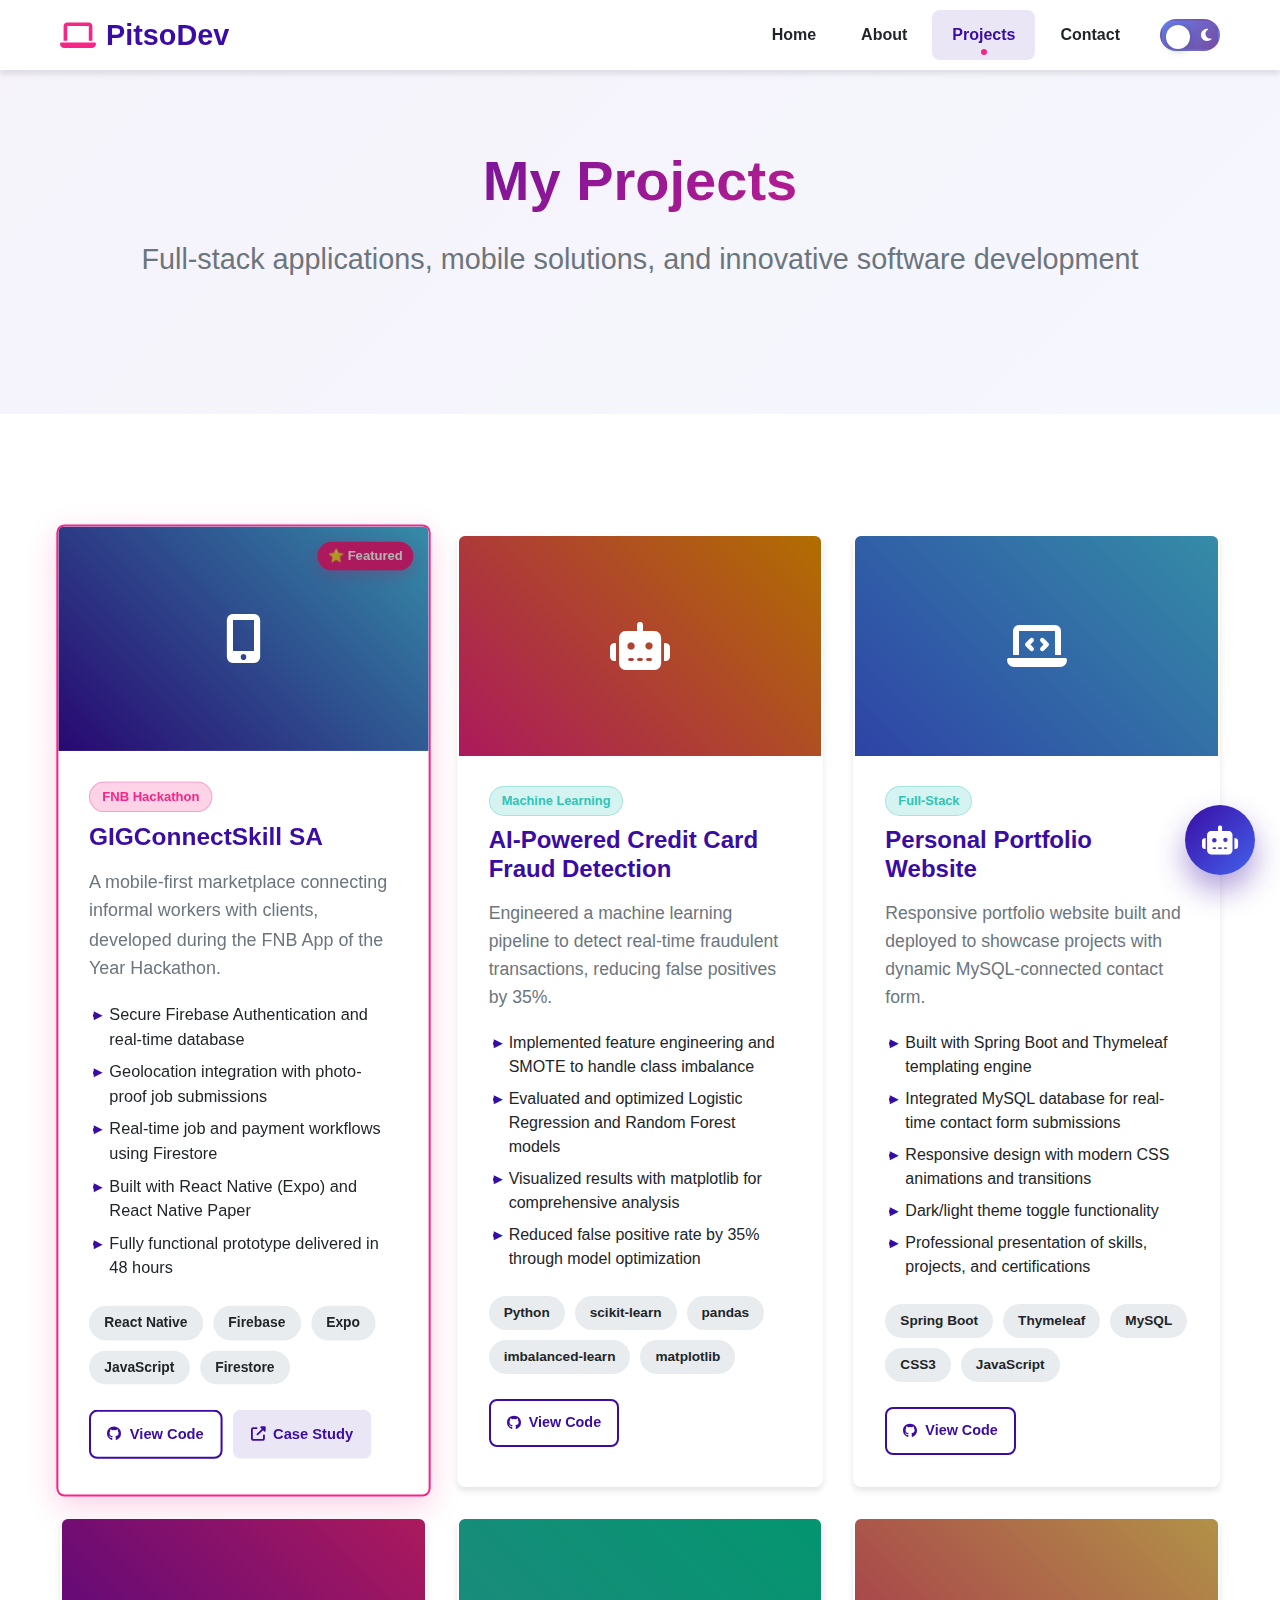
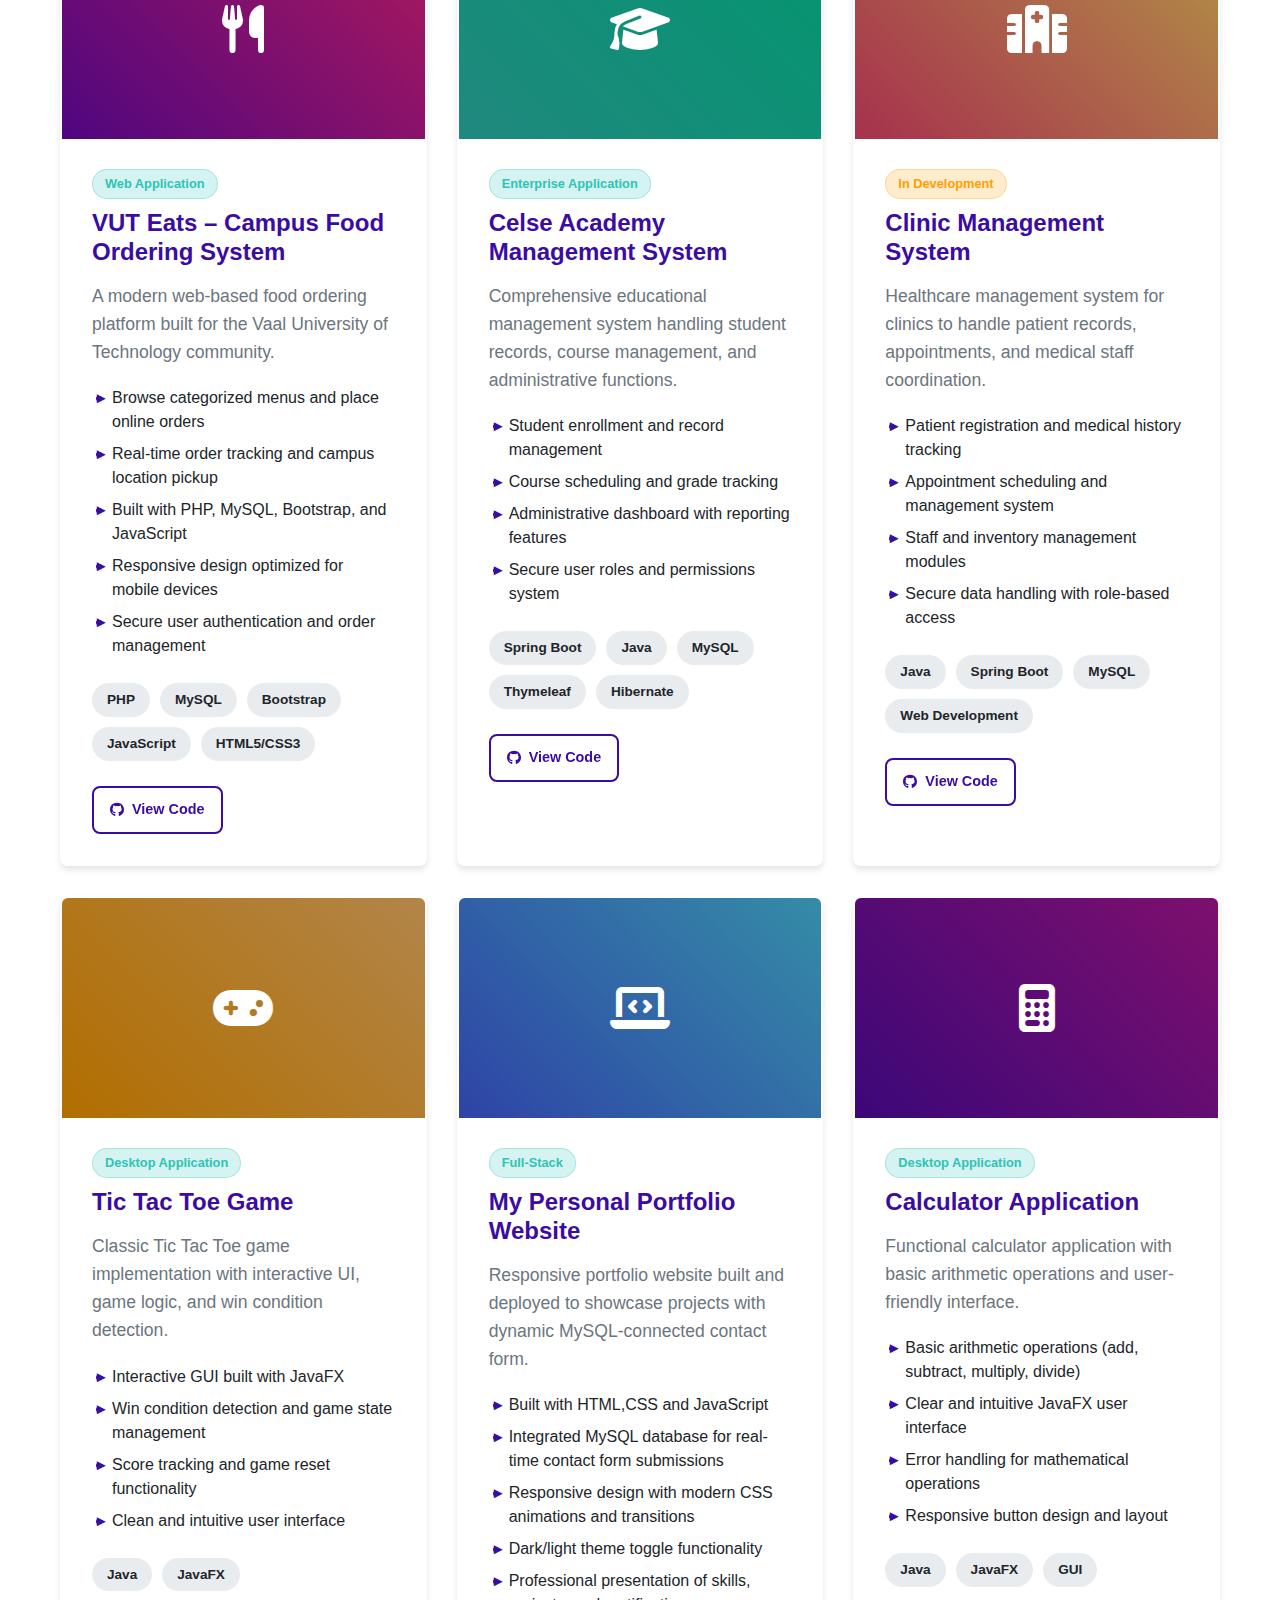
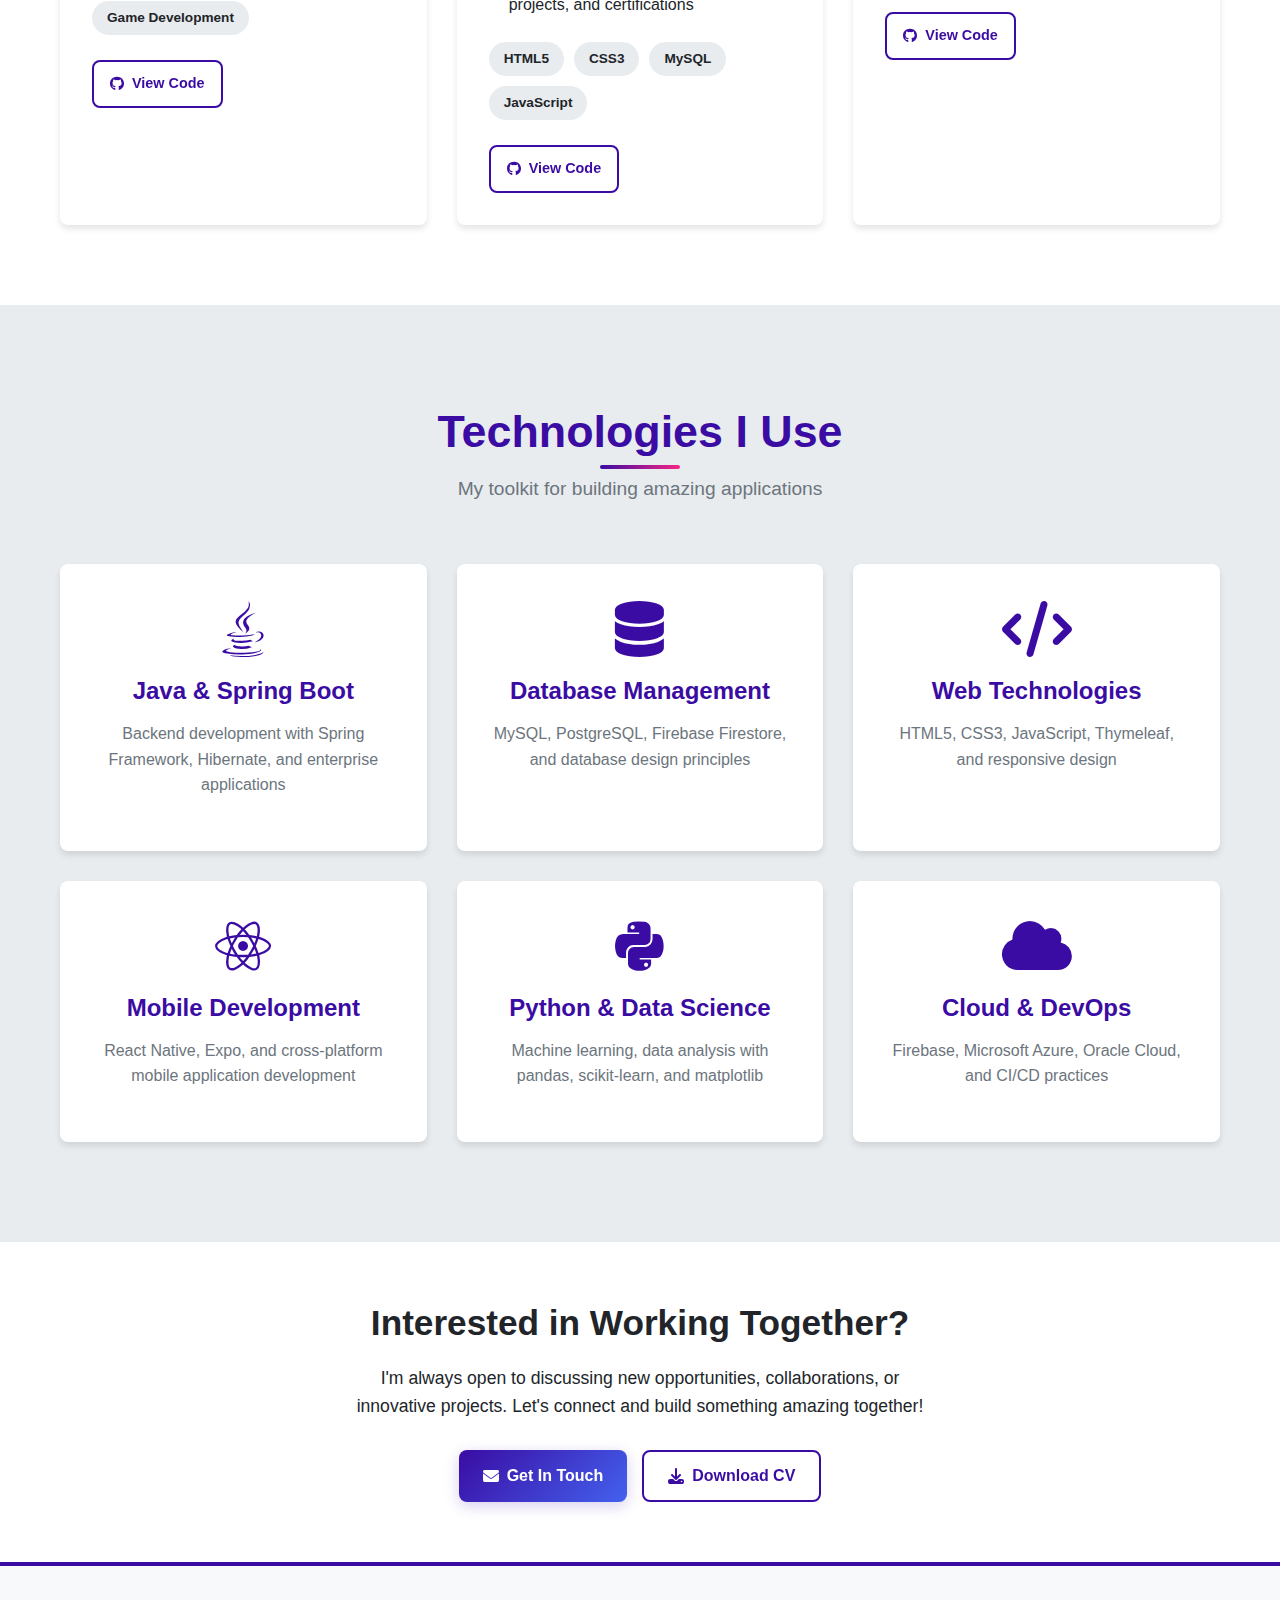
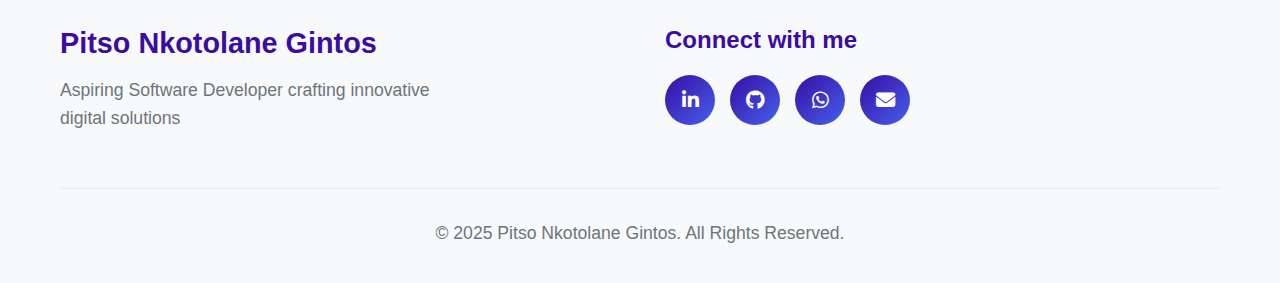
<file: project.html>
<!DOCTYPE html>
<html lang="en">
<head>
    <meta charset="UTF-8">
    <meta name="viewport" content="width=device-width, initial-scale=1.0">
    <title>My Projects | Pitso Nkotolane</title>
    <link rel="stylesheet" href="css/style.css">
    <link rel="stylesheet" href="https://cdnjs.cloudflare.com/ajax/libs/font-awesome/6.4.0/css/all.min.css">
    <style>
        /* Project Status Badges */
        .project-status {
            display: inline-block;
            padding: 4px 12px;
            border-radius: 20px;
            font-size: 0.8rem;
            font-weight: 600;
            margin-bottom: 10px;
        }
        
        .status-completed {
            background-color: rgba(46, 196, 182, 0.2);
            color: #2ec4b6;
            border: 1px solid rgba(46, 196, 182, 0.3);
        }
        
        .status-in-progress {
            background-color: rgba(255, 158, 0, 0.2);
            color: #ff9e00;
            border: 1px solid rgba(255, 158, 0, 0.3);
        }
        
        .status-hackathon {
            background-color: rgba(247, 37, 133, 0.2);
            color: #f72585;
            border: 1px solid rgba(247, 37, 133, 0.3);
        }
        
        .project-features {
            margin: 15px 0;
            padding-left: 20px;
        }
        
        .project-features li {
            margin-bottom: 8px;
            position: relative;
        }
        
        .project-features li::before {
            content: "▸";
            color: var(--primary);
            position: absolute;
            left: -15px;
        }
        
        .project-links {
            display: flex;
            gap: 10px;
            margin-top: 15px;
            flex-wrap: wrap;
        }
        
        .project-links .btn {
            font-size: 0.9rem;
            padding: 8px 16px;
        }
        
        .project-highlight {
            border: 2px solid var(--accent);
            box-shadow: 0 10px 30px rgba(247, 37, 133, 0.2);
            transform: scale(1.02);
            position: relative;
        }
        
        .project-highlight::before {
            content: "⭐ Featured";
            position: absolute;
            top: 15px;
            right: 15px;
            background: var(--accent);
            color: white;
            padding: 4px 10px;
            border-radius: 20px;
            font-size: 0.8rem;
            font-weight: 600;
            z-index: 1;
        }
    </style>
</head>
<body>
    <!-- Navigation -->
    <nav class="navbar">
        <div class="container">
            <a class="navbar-brand" href="index.html">
                <i class="fas fa-laptop"></i>PitsoDev
            </a>
            <div class="navbar-links">
                <a class="nav-link" href="index.html">Home</a>
                <a class="nav-link" href="AboutUs.html">About</a>
                <a class="nav-link active" href="project.html">Projects</a>
                <a class="nav-link" href="ContactUs.html">Contact</a>
                <div class="theme-toggle" id="themeToggle">
                    <div class="toggle-thumb"></div>
                    <i class="fas fa-sun"></i>
                    <i class="fas fa-moon"></i>
                </div>
            </div>
            <div class="hamburger" id="hamburger">
                <span></span>
                <span></span>
                <span></span>
            </div>
        </div>
    </nav>

    <!-- Hero Section -->
    <section class="projects-hero">
        <div class="container">
            <h1 class="hero-title">My Projects</h1>
            <p class="hero-subtitle">Full-stack applications, mobile solutions, and innovative software development</p>
        </div>
    </section>

    <!-- Projects Section -->
    <section class="section">
        <div class="container">
            <div class="projects-grid">
                <!-- GIGConnectSkill SA – FNB App of the Year Hackathon -->
                <div class="project-card project-highlight">
                    <div class="project-img" style="background: linear-gradient(45deg, #3a0ca3, #4cc9f0);">
                        <i class="fas fa-mobile-alt"></i>
                    </div>
                    <div class="project-content">
                        <span class="project-status status-hackathon">FNB Hackathon</span>
                        <h3>GIGConnectSkill SA</h3>
                        <p>A mobile-first marketplace connecting informal workers with clients, developed during the FNB App of the Year Hackathon.</p>
                        
                        <ul class="project-features">
                            <li>Secure Firebase Authentication and real-time database</li>
                            <li>Geolocation integration with photo-proof job submissions</li>
                            <li>Real-time job and payment workflows using Firestore</li>
                            <li>Built with React Native (Expo) and React Native Paper</li>
                            <li>Fully functional prototype delivered in 48 hours</li>
                        </ul>
                        
                        <div class="tech-tags">
                            <span class="tech-tag">React Native</span>
                            <span class="tech-tag">Firebase</span>
                            <span class="tech-tag">Expo</span>
                            <span class="tech-tag">JavaScript</span>
                            <span class="tech-tag">Firestore</span>
                        </div>
                        
                        <div class="project-links">
                            <a href="https://github.com/Pitso4859/GIGConnectSASkill.git" class="btn btn-outline" target="_blank">
                                <i class="fab fa-github me-2"></i>View Code
                            </a>
                            <a href="#" class="btn btn-ghost">
                                <i class="fas fa-external-link-alt me-2"></i>Case Study
                            </a>
                        </div>
                    </div>
                </div>

                <!-- AI-Powered Credit Card Fraud Detection -->
                <div class="project-card">
                    <div class="project-img" style="background: linear-gradient(45deg, #f72585, #ff9e00);">
                        <i class="fas fa-robot"></i>
                    </div>
                    <div class="project-content">
                        <span class="project-status status-completed">Machine Learning</span>
                        <h3>AI-Powered Credit Card Fraud Detection</h3>
                        <p>Engineered a machine learning pipeline to detect real-time fraudulent transactions, reducing false positives by 35%.</p>
                        
                        <ul class="project-features">
                            <li>Implemented feature engineering and SMOTE to handle class imbalance</li>
                            <li>Evaluated and optimized Logistic Regression and Random Forest models</li>
                            <li>Visualized results with matplotlib for comprehensive analysis</li>
                            <li>Reduced false positive rate by 35% through model optimization</li>
                        </ul>
                        
                        <div class="tech-tags">
                            <span class="tech-tag">Python</span>
                            <span class="tech-tag">scikit-learn</span>
                            <span class="tech-tag">pandas</span>
                            <span class="tech-tag">imbalanced-learn</span>
                            <span class="tech-tag">matplotlib</span>
                        </div>
                        
                        <div class="project-links">
                            <a href="https://github.com/BA-3-2-Mavuti/Credit-Card-Fraud-Detection.git" class="btn btn-outline" target="_blank">
                                <i class="fab fa-github me-2"></i>View Code
                            </a>
                        </div>
                    </div>
                </div>

                <!-- Personal Portfolio Website -->
                <div class="project-card">
                    <div class="project-img" style="background: linear-gradient(45deg, #4361ee, #4cc9f0);">
                        <i class="fas fa-laptop-code"></i>
                    </div>
                    <div class="project-content">
                        <span class="project-status status-completed">Full-Stack</span>
                        <h3>Personal Portfolio Website</h3>
                        <p>Responsive portfolio website built and deployed to showcase projects with dynamic MySQL-connected contact form.</p>
                        
                        <ul class="project-features">
                            <li>Built with Spring Boot and Thymeleaf templating engine</li>
                            <li>Integrated MySQL database for real-time contact form submissions</li>
                            <li>Responsive design with modern CSS animations and transitions</li>
                            <li>Dark/light theme toggle functionality</li>
                            <li>Professional presentation of skills, projects, and certifications</li>
                        </ul>
                        
                        <div class="tech-tags">
                            <span class="tech-tag">Spring Boot</span>
                            <span class="tech-tag">Thymeleaf</span>
                            <span class="tech-tag">MySQL</span>
                            <span class="tech-tag">CSS3</span>
                            <span class="tech-tag">JavaScript</span>
                        </div>
                        
                        <div class="project-links">
                            <a href="https://github.com/Pitso4859/Nkotolane_Pitso_Portfolio.git" class="btn btn-outline" target="_blank">
                                <i class="fab fa-github me-2"></i>View Code
                            </a>
                        </div>
                    </div>
                </div>

                <!-- VUT Eats – Campus Food Ordering System -->
                <div class="project-card">
                    <div class="project-img" style="background: linear-gradient(45deg, #7209b7, #f72585);">
                        <i class="fas fa-utensils"></i>
                    </div>
                    <div class="project-content">
                        <span class="project-status status-completed">Web Application</span>
                        <h3>VUT Eats – Campus Food Ordering System</h3>
                        <p>A modern web-based food ordering platform built for the Vaal University of Technology community.</p>
                        
                        <ul class="project-features">
                            <li>Browse categorized menus and place online orders</li>
                            <li>Real-time order tracking and campus location pickup</li>
                            <li>Built with PHP, MySQL, Bootstrap, and JavaScript</li>
                            <li>Responsive design optimized for mobile devices</li>
                            <li>Secure user authentication and order management</li>
                        </ul>
                        
                        <div class="tech-tags">
                            <span class="tech-tag">PHP</span>
                            <span class="tech-tag">MySQL</span>
                            <span class="tech-tag">Bootstrap</span>
                            <span class="tech-tag">JavaScript</span>
                            <span class="tech-tag">HTML5/CSS3</span>
                        </div>
                        
                        <div class="project-links">
                            <a href="https://github.com/Pitso4859/VUT-Eats.git" class="btn btn-outline" target="_blank">
                                <i class="fab fa-github me-2"></i>View Code
                            </a>
                        </div>
                    </div>
                </div>

                <!-- Celse Academy Management System -->
                <div class="project-card">
                    <div class="project-img" style="background: linear-gradient(45deg, #2ec4b6, #06d6a0);">
                        <i class="fas fa-graduation-cap"></i>
                    </div>
                    <div class="project-content">
                        <span class="project-status status-completed">Enterprise Application</span>
                        <h3>Celse Academy Management System</h3>
                        <p>Comprehensive educational management system handling student records, course management, and administrative functions.</p>
                        
                        <ul class="project-features">
                            <li>Student enrollment and record management</li>
                            <li>Course scheduling and grade tracking</li>
                            <li>Administrative dashboard with reporting features</li>
                            <li>Secure user roles and permissions system</li>
                        </ul>
                        
                        <div class="tech-tags">
                            <span class="tech-tag">Spring Boot</span>
                            <span class="tech-tag">Java</span>
                            <span class="tech-tag">MySQL</span>
                            <span class="tech-tag">Thymeleaf</span>
                            <span class="tech-tag">Hibernate</span>
                        </div>
                        
                        <div class="project-links">
                            <a href="https://github.com/Pitso4859/CelseAcademyManagementSystem.git" class="btn btn-outline" target="_blank">
                                <i class="fab fa-github me-2"></i>View Code
                            </a>
                        </div>
                    </div>
                </div>

                <!-- Clinic Management System -->
                <div class="project-card">
                    <div class="project-img" style="background: linear-gradient(45deg, #ef476f, #ffd166);">
                        <i class="fas fa-hospital"></i>
                    </div>
                    <div class="project-content">
                        <span class="project-status status-in-progress">In Development</span>
                        <h3>Clinic Management System</h3>
                        <p>Healthcare management system for clinics to handle patient records, appointments, and medical staff coordination.</p>
                        
                        <ul class="project-features">
                            <li>Patient registration and medical history tracking</li>
                            <li>Appointment scheduling and management system</li>
                            <li>Staff and inventory management modules</li>
                            <li>Secure data handling with role-based access</li>
                        </ul>
                        
                        <div class="tech-tags">
                            <span class="tech-tag">Java</span>
                            <span class="tech-tag">Spring Boot</span>
                            <span class="tech-tag">MySQL</span>
                            <span class="tech-tag">Web Development</span>
                        </div>
                        
                        <div class="project-links">
                            <a href="https://github.com/Pitso4859/clinic-management.git" class="btn btn-outline" target="_blank">
                                <i class="fab fa-github me-2"></i>View Code
                            </a>
                        </div>
                    </div>
                </div>

                <!-- Tic Tac Toe Game -->
                <div class="project-card">
                    <div class="project-img" style="background: linear-gradient(45deg, #ff9e00, #ffbf69);">
                        <i class="fas fa-gamepad"></i>
                    </div>
                    <div class="project-content">
                        <span class="project-status status-completed">Desktop Application</span>
                        <h3>Tic Tac Toe Game</h3>
                        <p>Classic Tic Tac Toe game implementation with interactive UI, game logic, and win condition detection.</p>
                        
                        <ul class="project-features">
                            <li>Interactive GUI built with JavaFX</li>
                            <li>Win condition detection and game state management</li>
                            <li>Score tracking and game reset functionality</li>
                            <li>Clean and intuitive user interface</li>
                        </ul>
                        
                        <div class="tech-tags">
                            <span class="tech-tag">Java</span>
                            <span class="tech-tag">JavaFX</span>
                            <span class="tech-tag">Game Development</span>
                        </div>
                        
                        <div class="project-links">
                            <a href="https://github.com/Pitso4859/tic-toc-tac-game.git" class="btn btn-outline" target="_blank">
                                <i class="fab fa-github me-2"></i>View Code
                            </a>
                        </div>
                    </div>
                </div>
                 <!-- Personal Portfolio Website -->
                <div class="project-card">
                    <div class="project-img" style="background: linear-gradient(45deg, #4361ee, #4cc9f0);">
                        <i class="fas fa-laptop-code"></i>
                    </div>
                    <div class="project-content">
                        <span class="project-status status-completed">Full-Stack</span>
                        <h3>My Personal Portfolio Website</h3>
                        <p>Responsive portfolio website built and deployed to showcase projects with dynamic MySQL-connected contact form.</p>
                        
                        <ul class="project-features">
                            <li>Built with HTML,CSS and JavaScript</li>
                            <li>Integrated MySQL database for real-time contact form submissions</li>
                            <li>Responsive design with modern CSS animations and transitions</li>
                            <li>Dark/light theme toggle functionality</li>
                            <li>Professional presentation of skills, projects, and certifications</li>
                        </ul>
                        
                        <div class="tech-tags">
                            <span class="tech-tag">HTML5</span>
                            <span class="tech-tag">CSS3</span>
                            <span class="tech-tag">MySQL</span>
                            <span class="tech-tag">JavaScript</span>
                        </div>
                        
                        <div class="project-links">
                            <a href="https://github.com/Pitso4859/My-Personal-Portfolio.git" class="btn btn-outline" target="_blank">
                                <i class="fab fa-github me-2"></i>View Code
                            </a>
                        </div>
                    </div>
                </div>

                <!-- Calculator Application -->
                <div class="project-card">
                    <div class="project-img" style="background: linear-gradient(45deg, #560bad, #b5179e);">
                        <i class="fas fa-calculator"></i>
                    </div>
                    <div class="project-content">
                        <span class="project-status status-completed">Desktop Application</span>
                        <h3>Calculator Application</h3>
                        <p>Functional calculator application with basic arithmetic operations and user-friendly interface.</p>
                        
                        <ul class="project-features">
                            <li>Basic arithmetic operations (add, subtract, multiply, divide)</li>
                            <li>Clear and intuitive JavaFX user interface</li>
                            <li>Error handling for mathematical operations</li>
                            <li>Responsive button design and layout</li>
                        </ul>
                        
                        <div class="tech-tags">
                            <span class="tech-tag">Java</span>
                            <span class="tech-tag">JavaFX</span>
                            <span class="tech-tag">GUI</span>
                        </div>
                        
                        <div class="project-links">
                            <a href="https://github.com/Pitso4859/Calculator.git" class="btn btn-outline" target="_blank">
                                <i class="fab fa-github me-2"></i>View Code
                            </a>
                        </div>
                    </div>
                </div>
            </div>
        </div>
    </section>

    <!-- Skills Highlight Section -->
    <section class="skills-preview" style="background-color: var(--light-gray);">
        <div class="container">
            <div class="section-header">
                <h2>Technologies I Use</h2>
                <p>My toolkit for building amazing applications</p>
            </div>
            <div class="skills-grid">
                <div class="skill-preview">
                    <i class="fab fa-java"></i>
                    <h3>Java & Spring Boot</h3>
                    <p>Backend development with Spring Framework, Hibernate, and enterprise applications</p>
                </div>
                <div class="skill-preview">
                    <i class="fas fa-database"></i>
                    <h3>Database Management</h3>
                    <p>MySQL, PostgreSQL, Firebase Firestore, and database design principles</p>
                </div>
                <div class="skill-preview">
                    <i class="fas fa-code"></i>
                    <h3>Web Technologies</h3>
                    <p>HTML5, CSS3, JavaScript, Thymeleaf, and responsive design</p>
                </div>
                <div class="skill-preview">
                    <i class="fab fa-react"></i>
                    <h3>Mobile Development</h3>
                    <p>React Native, Expo, and cross-platform mobile application development</p>
                </div>
                <div class="skill-preview">
                    <i class="fab fa-python"></i>
                    <h3>Python & Data Science</h3>
                    <p>Machine learning, data analysis with pandas, scikit-learn, and matplotlib</p>
                </div>
                <div class="skill-preview">
                    <i class="fas fa-cloud"></i>
                    <h3>Cloud & DevOps</h3>
                    <p>Firebase, Microsoft Azure, Oracle Cloud, and CI/CD practices</p>
                </div>
            </div>
        </div>
    </section>

    <!-- Call to Action Section -->
    <section class="section" style="text-align: center; padding: 60px 0;">
        <div class="container">
            <h2>Interested in Working Together?</h2>
            <p style="max-width: 600px; margin: 20px auto;">I'm always open to discussing new opportunities, collaborations, or innovative projects. Let's connect and build something amazing together!</p>
            <div class="hero-buttons" style="justify-content: center; margin-top: 30px;">
                <a href="ContactUs.html" class="btn btn-primary">
                    <i class="fas fa-envelope me-2"></i>Get In Touch
                </a>
                <a href="Files/NKOTOLANE PITSO GINTOS RESUME.pdf" class="btn btn-outline" download="Nkotolane_Pitso_Resume.pdf">
                    <i class="fas fa-download me-2"></i>Download CV
                </a>
            </div>
        </div>
    </section>
    <!-- Chatbot -->
<div class="chatbot-container">
    <button class="chatbot-toggle" id="chatbotToggle">
        <i class="fas fa-robot"></i>
    </button>
    <div class="chatbot-window" id="chatbotWindow">
        <div class="chatbot-header">
            <h3><i class="fas fa-robot"></i> Nkotolane Pitso's Assistant</h3>
            <button class="chatbot-close" id="chatbotClose">&times;</button>
        </div>
        <div class="chatbot-messages" id="chatbotMessages">
            <div class="message bot-message">
                <p>Hello! I'm Nkotolane Pitso's assistant. I can tell you about Pitso's skills, projects, experience, and more. How can I help you today?</p>
            </div>
        </div>
        <div class="quick-questions" id="quickQuestions">
            <div class="quick-question" data-question="What skills do you have?">Skills</div>
            <div class="quick-question" data-question="Tell me about your projects">Projects</div>
            <div class="quick-question" data-question="What certifications do you have?">Certifications</div>
            <div class="quick-question" data-question="How can I contact you?">Contact Info</div>
        </div>
        <div class="chatbot-input-container">
            <input type="text" class="chatbot-input" id="chatbotInput" placeholder="Ask me anything..." maxlength="200">
            <button class="chatbot-send" id="chatbotSend">
                <i class="fas fa-paper-plane"></i>
            </button>
        </div>
    </div>
</div>
    <!-- Footer -->
    <footer>
        <div class="container">
            <div class="footer-content">
                <div class="footer-info">
                    <h3>Pitso Nkotolane Gintos</h3>
                    <p>Aspiring Software Developer crafting innovative digital solutions</p>
                </div>
                <div class="footer-social">
                    <h3>Connect with me</h3>
                    <div class="social-icons">
                        <a href="https://www.linkedin.com/in/pitso-nkotolane" target="_blank" class="social-icon">
                            <i class="fab fa-linkedin-in"></i>
                        </a>
                        <a href="https://github.com/Pitso4859" target="_blank" class="social-icon">
                            <i class="fab fa-github"></i>
                        </a>
                        <a href="https://wa.me/+27790504859" target="_blank" class="social-icon">
                            <i class="fab fa-whatsapp"></i>
                        </a>
                        <a href="mailto:pnkotolane@gmail.com" class="social-icon">
                            <i class="fas fa-envelope"></i>
                        </a>
                    </div>
                </div>
            </div>
            <div class="footer-bottom">
                <p>&copy; 2025 Pitso Nkotolane Gintos. All Rights Reserved.</p>
            </div>
        </div>
    </footer>

    <script src="js/script.js">
        // Theme Toggle Functionality
        const themeToggle = document.getElementById('themeToggle');
        const body = document.body;

        // Check for saved theme preference
        const savedTheme = localStorage.getItem('theme');
        if (savedTheme) {
            body.classList.add(savedTheme);
        }

        themeToggle.addEventListener('click', () => {
            body.classList.toggle('dark-mode');
            // Save the current theme to localStorage
            const currentTheme = body.classList.contains('dark-mode') ? 'dark-mode' : '';
            localStorage.setItem('theme', currentTheme);
        });

        // Mobile Menu Toggle
        const hamburger = document.getElementById('hamburger');
        const navbarLinks = document.querySelector('.navbar-links');

        if (hamburger) {
            hamburger.addEventListener('click', () => {
                hamburger.classList.toggle('active');
                navbarLinks.classList.toggle('active');
            });
        }

        // Close mobile menu when clicking on a link
        document.querySelectorAll('.nav-link').forEach(link => {
            link.addEventListener('click', () => {
                hamburger.classList.remove('active');
                navbarLinks.classList.remove('active');
            });
        });

        // Add scroll animations to elements
        document.addEventListener('DOMContentLoaded', () => {
            // Initialize theme
            if (window.matchMedia && window.matchMedia('(prefers-color-scheme: dark)').matches && !localStorage.getItem('theme')) {
                body.classList.add('dark-mode');
            }

            // Add scroll animations to project cards
            const animateOnScroll = () => {
                const elements = document.querySelectorAll('.project-card, .skill-preview');
                
                const observer = new IntersectionObserver((entries) => {
                    entries.forEach(entry => {
                        if (entry.isIntersecting) {
                            entry.target.style.animationPlayState = 'running';
                            observer.unobserve(entry.target);
                        }
                    });
                }, { threshold: 0.1 });
                
                elements.forEach(el => {
                    observer.observe(el);
                });
            };
            
            animateOnScroll();
        });

        // Smooth scrolling for anchor links
        document.querySelectorAll('a[href^="#"]').forEach(anchor => {
            anchor.addEventListener('click', function (e) {
                e.preventDefault();
                const target = document.querySelector(this.getAttribute('href'));
                if (target) {
                    target.scrollIntoView({
                        behavior: 'smooth',
                        block: 'start'
                    });
                }
            });
        });
    </script>
</body>
</html>
</file>
<file: css/style.css>
/* Reset and Base Styles */
:root {
    --primary: #3a0ca3;
    --secondary: #4361ee;
    --accent: #f72585;
    --success: #2ec4b6;
    --warning: #ff9f1c;
    --light: #f8f9fa;
    --dark: #212529;
    --gray: #6c757d;
    --light-gray: #e9ecef;
    --body-bg: #ffffff;
    --body-color: #212529;
    --card-bg: #ffffff;
    --footer-bg: #f8f9fa;
    --footer-color: #212529;
    --shadow: 0 4px 6px rgba(0, 0, 0, 0.1);
    --transition: all 0.3s ease;
    --radius: 8px;
}

.dark-mode {
    --body-bg: #121212;
    --body-color: #f8f9fa;
    --card-bg: #1e1e1e;
    --footer-bg: #1a1a1a;
    --footer-color: #f8f9fa;
    --shadow: 0 4px 6px rgba(0, 0, 0, 0.3);
    --light-gray: #2d2d2d;
}

* {
    margin: 0;
    padding: 0;
    box-sizing: border-box;
}

html {
    scroll-behavior: smooth;
}

body {
    font-family: 'Segoe UI', Tahoma, Geneva, Verdana, sans-serif;
    background-color: var(--body-bg);
    color: var(--body-color);
    line-height: 1.6;
    transition: var(--transition);
    overflow-x: hidden;
    min-height: 100vh;
    position: relative;
}

/* Container */
.container {
    width: 100%;
    max-width: 1200px;
    margin: 0 auto;
    padding: 0 20px;
}

.section {
    padding: 80px 0;
}

/* Typography */
h1, h2, h3, h4, h5, h6 {
    font-weight: 700;
    line-height: 1.2;
    margin-bottom: 1rem;
}

h1 { font-size: 2.8rem; }
h2 { font-size: 2.2rem; }
h3 { font-size: 1.8rem; }
h4 { font-size: 1.4rem; }

p {
    margin-bottom: 1rem;
    font-size: 1.1rem;
}

/* Buttons - Enhanced */
.btn {
    display: inline-flex;
    align-items: center;
    justify-content: center;
    font-weight: 600;
    color: var(--body-color);
    text-align: center;
    vertical-align: middle;
    cursor: pointer;
    background-color: transparent;
    border: 2px solid transparent;
    padding: 12px 24px;
    font-size: 1rem;
    line-height: 1.5;
    border-radius: var(--radius);
    transition: all 0.3s cubic-bezier(0.4, 0, 0.2, 1);
    text-decoration: none;
    gap: 8px;
    min-height: 48px;
    position: relative;
    overflow: hidden;
    transform: translateZ(0);
}

.btn::after {
    content: '';
    position: absolute;
    top: 50%;
    left: 50%;
    width: 5px;
    height: 5px;
    background: rgba(255, 255, 255, 0.5);
    opacity: 0;
    border-radius: 100%;
    transform: scale(1, 1) translate(-50%);
    transform-origin: 50% 50%;
}

.btn:focus:not(:active)::after {
    animation: ripple 1s ease-out;
}

@keyframes ripple {
    0% {
        transform: scale(0, 0);
        opacity: 0.5;
    }
    100% {
        transform: scale(20, 20);
        opacity: 0;
    }
}

.btn-primary {
    color: white;
    background: linear-gradient(135deg, var(--primary), var(--secondary));
    border: none;
    box-shadow: 0 4px 15px rgba(58, 12, 163, 0.2);
}

.btn-primary:hover {
    transform: translateY(-3px);
    box-shadow: 0 8px 25px rgba(58, 12, 163, 0.3);
    background: linear-gradient(135deg, #2d0a82, #3252e6);
}

.btn-outline {
    color: var(--primary);
    background: transparent;
    border: 2px solid var(--primary);
}

.btn-outline:hover {
    color: white;
    background: var(--primary);
    transform: translateY(-3px);
    box-shadow: 0 8px 20px rgba(58, 12, 163, 0.2);
}

.btn-ghost {
    color: var(--primary);
    background: rgba(58, 12, 163, 0.1);
    border: 2px solid transparent;
}

.btn-ghost:hover {
    background: rgba(58, 12, 163, 0.2);
    transform: translateY(-3px);
    box-shadow: 0 8px 20px rgba(58, 12, 163, 0.1);
}

.btn-loading {
    pointer-events: none;
    opacity: 0.8;
}

.btn-loading::after {
    content: '';
    position: absolute;
    width: 20px;
    height: 20px;
    top: 0;
    left: 0;
    right: 0;
    bottom: 0;
    margin: auto;
    border: 2px solid transparent;
    border-top-color: currentColor;
    border-radius: 50%;
    animation: button-loading-spinner 1s ease infinite;
}

@keyframes button-loading-spinner {
    from { transform: rotate(0turn); }
    to { transform: rotate(1turn); }
}

/* Navigation - Enhanced */
.navbar {
    position: fixed;
    top: 0;
    left: 0;
    width: 100%;
    z-index: 1000;
    background-color: var(--card-bg);
    box-shadow: var(--shadow);
    padding: 0;
    transition: all 0.4s cubic-bezier(0.4, 0, 0.2, 1);
    backdrop-filter: blur(10px);
    background-color: rgba(var(--card-bg-rgb, 255, 255, 255), 0.95);
}

.dark-mode .navbar {
    background-color: rgba(var(--card-bg-rgb, 30, 30, 30), 0.95);
}

.navbar.scrolled {
    padding: 0;
    box-shadow: 0 10px 30px rgba(0, 0, 0, 0.1);
}

.navbar .container {
    display: flex;
    justify-content: space-between;
    align-items: center;
    padding: 0 20px;
    height: 70px;
}

.navbar-brand {
    font-size: 1.8rem;
    font-weight: 800;
    color: var(--primary);
    text-decoration: none;
    display: flex;
    align-items: center;
    gap: 10px;
    transition: var(--transition);
}

.navbar-brand:hover {
    transform: scale(1.05);
}

.navbar-brand i {
    font-size: 1.8rem;
    color: var(--accent);
}

.navbar-links {
    display: flex;
    align-items: center;
    gap: 5px;
}

.nav-link {
    color: var(--body-color);
    text-decoration: none;
    padding: 12px 20px;
    transition: all 0.3s cubic-bezier(0.4, 0, 0.2, 1);
    position: relative;
    font-weight: 600;
    border-radius: var(--radius);
    font-size: 1rem;
}

.nav-link:hover, .nav-link.active {
    color: var(--primary);
    background: rgba(58, 12, 163, 0.1);
}

.nav-link.active::after {
    content: '';
    position: absolute;
    bottom: 5px;
    left: 50%;
    transform: translateX(-50%);
    width: 6px;
    height: 6px;
    background-color: var(--accent);
    border-radius: 50%;
}

.theme-toggle {
    position: relative;
    width: 60px;
    height: 32px;
    background: linear-gradient(135deg, #667eea 0%, #764ba2 100%);
    border-radius: 16px;
    margin-left: 15px;
    cursor: pointer;
    display: flex;
    align-items: center;
    justify-content: space-between;
    padding: 0 6px;
    transition: all 0.3s ease;
    border: 2px solid transparent;
}

.theme-toggle:hover {
    transform: scale(1.05);
    box-shadow: 0 0 15px rgba(102, 126, 234, 0.4);
}

.theme-toggle i {
    font-size: 14px;
    z-index: 2;
    color: white;
}

.toggle-thumb {
    position: absolute;
    top: 4px;
    left: 4px;
    width: 24px;
    height: 24px;
    background-color: white;
    border-radius: 50%;
    transition: transform 0.4s cubic-bezier(0.68, -0.55, 0.265, 1.55);
    box-shadow: 0 2px 8px rgba(0, 0, 0, 0.2);
}

.dark-mode .toggle-thumb {
    transform: translateX(28px);
}

.hamburger {
    display: none;
    flex-direction: column;
    justify-content: space-between;
    width: 30px;
    height: 21px;
    cursor: pointer;
    padding: 0;
    background: transparent;
    border: none;
}

.hamburger span {
    display: block;
    width: 100%;
    height: 3px;
    background-color: var(--body-color);
    border-radius: 3px;
    transition: var(--transition);
    transform-origin: left center;
}

.hamburger.active span:nth-child(1) {
    transform: rotate(45deg) translate(1px, -1px);
}

.hamburger.active span:nth-child(2) {
    opacity: 0;
    transform: translateX(-10px);
}

.hamburger.active span:nth-child(3) {
    transform: rotate(-45deg) translate(1px, 1px);
}

/* Hero Sections */
.hero-section, .projects-hero, .about-hero, .contact-hero {
    padding: 150px 0 100px;
    text-align: center;
    background: linear-gradient(135deg, rgba(58, 12, 163, 0.05) 0%, rgba(67, 97, 238, 0.05) 100%);
    position: relative;
    overflow: hidden;
}

.hero-section::before, .contact-hero::before {
    content: '';
    position: absolute;
    top: 0;
    left: 0;
    right: 0;
    height: 5px;
    background: linear-gradient(90deg, var(--primary), var(--accent), var(--secondary));
}

.hero-content {
    display: flex;
    align-items: center;
    justify-content: space-between;
    gap: 50px;
    max-width: 1200px;
    margin: 0 auto;
}

.hero-text {
    flex: 1;
    text-align: left;
    animation: slideInLeft 1s ease-out;
}

.hero-image {
    flex: 1;
    display: flex;
    justify-content: center;
    align-items: center;
    animation: slideInRight 1s ease-out;
}

.hero-title {
    font-size: 3.5rem;
    margin-bottom: 1.5rem;
    color: var(--primary);
    line-height: 1.1;
    background: linear-gradient(135deg, var(--primary), var(--accent));
    -webkit-background-clip: text;
    -webkit-text-fill-color: transparent;
    background-clip: text;
}

.hero-title span.highlight {
    display: inline-block;
    position: relative;
}

.hero-title span.highlight::after {
    content: '';
    position: absolute;
    bottom: 10px;
    left: 0;
    width: 100%;
    height: 8px;
    background: linear-gradient(90deg, transparent, var(--accent), transparent);
    opacity: 0.5;
    z-index: -1;
}

.hero-subtitle {
    font-size: 1.8rem;
    color: var(--gray);
    margin-bottom: 2rem;
    font-weight: 400;
}

.hero-description {
    font-size: 1.2rem;
    margin-bottom: 2.5rem;
    color: var(--body-color);
    line-height: 1.7;
}

.cert-badges {
    display: flex;
    flex-wrap: wrap;
    gap: 12px;
    margin-bottom: 40px;
}

.cert-badge {
    background: rgba(58, 12, 163, 0.1);
    color: var(--primary);
    padding: 10px 20px;
    border-radius: 25px;
    font-size: 0.9rem;
    font-weight: 600;
    border: 2px solid rgba(58, 12, 163, 0.2);
    transition: var(--transition);
    display: flex;
    align-items: center;
    gap: 8px;
}

.cert-badge:hover {
    background: rgba(58, 12, 163, 0.2);
    transform: translateY(-2px);
    box-shadow: 0 5px 15px rgba(58, 12, 163, 0.1);
}

.cert-badge i {
    color: var(--accent);
}

.hero-buttons {
    display: flex;
    flex-wrap: wrap;
    gap: 15px;
    margin-top: 40px;
}

.profile-img-container {
    position: relative;
    width: 380px;
    height: 380px;
}

.profile-img {
    width: 100%;
    height: 100%;
    border-radius: 50%;
    overflow: hidden;
    border: 6px solid var(--primary);
    box-shadow: 0 20px 40px rgba(58, 12, 163, 0.3);
    animation: float 6s ease-in-out infinite;
    position: relative;
    z-index: 1;
}

.profile-img img {
    width: 100%;
    height: 100%;
    object-fit: cover;
    transition: transform 0.5s ease;
}

.profile-img:hover img {
    transform: scale(1.05);
}

.floating-elements {
    position: absolute;
    top: 0;
    left: 0;
    width: 100%;
    height: 100%;
    pointer-events: none;
}

.floating-element {
    position: absolute;
    width: 60px;
    height: 60px;
    border-radius: 50%;
    background: linear-gradient(135deg, var(--primary), var(--secondary));
    color: white;
    display: flex;
    justify-content: center;
    align-items: center;
    font-size: 1.8rem;
    box-shadow: 0 10px 20px rgba(58, 12, 163, 0.3);
    animation: float 6s ease-in-out infinite;
    transition: var(--transition);
    cursor: pointer;
    pointer-events: auto;
    z-index: 2;
}

.floating-element:hover {
    background: linear-gradient(135deg, var(--accent), #ff4d9e);
    transform: scale(1.2);
    box-shadow: 0 15px 30px rgba(247, 37, 133, 0.4);
}

.element-1 { top: -20px; left: -20px; animation-delay: 0s; }
.element-2 { top: -20px; right: -20px; animation-delay: 1s; }
.element-3 { bottom: -20px; left: -20px; animation-delay: 2s; }
.element-4 { bottom: -20px; right: -20px; animation-delay: 3s; }
.element-5 { top: 50%; right: -30px; animation-delay: 4s; }
.element-6 { bottom: 30%; left: -30px; animation-delay: 5s; }

/* Skills Preview */
.skills-preview {
    padding: 100px 0;
    background: var(--light-gray);
}

.section-header {
    text-align: center;
    margin-bottom: 60px;
}

.section-header h2 {
    font-size: 2.8rem;
    margin-bottom: 15px;
    color: var(--primary);
    position: relative;
    display: inline-block;
}

.section-header h2::after {
    content: '';
    position: absolute;
    bottom: -10px;
    left: 50%;
    transform: translateX(-50%);
    width: 80px;
    height: 4px;
    background: linear-gradient(90deg, var(--primary), var(--accent));
    border-radius: 2px;
}

.section-header p {
    font-size: 1.2rem;
    color: var(--gray);
    max-width: 600px;
    margin: 0 auto;
}

.skills-grid {
    display: grid;
    grid-template-columns: repeat(auto-fit, minmax(280px, 1fr));
    gap: 30px;
    margin-top: 40px;
}

.skill-preview {
    background: var(--card-bg);
    border-radius: var(--radius);
    padding: 35px;
    box-shadow: var(--shadow);
    transition: all 0.4s cubic-bezier(0.4, 0, 0.2, 1);
    text-align: center;
    border: 2px solid transparent;
    position: relative;
    overflow: hidden;
}

.skill-preview::before {
    content: '';
    position: absolute;
    top: 0;
    left: 0;
    right: 0;
    height: 4px;
    background: linear-gradient(90deg, var(--primary), var(--accent));
    transform: translateX(-100%);
    transition: transform 0.6s ease;
}

.skill-preview:hover::before {
    transform: translateX(0);
}

.skill-preview:hover {
    transform: translateY(-10px);
    box-shadow: 0 20px 40px rgba(0, 0, 0, 0.1);
    border-color: rgba(58, 12, 163, 0.1);
}

.skill-preview i {
    font-size: 3.5rem;
    color: var(--primary);
    margin-bottom: 20px;
    transition: var(--transition);
}

.skill-preview:hover i {
    transform: scale(1.2);
    color: var(--accent);
}

.skill-preview h3 {
    font-size: 1.5rem;
    margin-bottom: 15px;
    color: var(--primary);
}

.skill-preview p {
    color: var(--gray);
    font-size: 1rem;
    line-height: 1.6;
}

.skill-tag {
    position: absolute;
    top: 20px;
    right: 20px;
    background: rgba(46, 196, 182, 0.1);
    color: var(--success);
    padding: 6px 15px;
    border-radius: 20px;
    font-size: 0.8rem;
    font-weight: 700;
    border: 1px solid rgba(46, 196, 182, 0.3);
}

/* About Section */
.about-content {
    display: grid;
    grid-template-columns: 1fr 1fr;
    gap: 60px;
    align-items: center;
}

.about-image {
    text-align: center;
}

.about-text h2 {
    font-size: 2.5rem;
    margin-bottom: 25px;
    color: var(--primary);
    position: relative;
    padding-bottom: 15px;
}

.about-text h2::after {
    content: '';
    position: absolute;
    bottom: 0;
    left: 0;
    width: 60px;
    height: 4px;
    background: linear-gradient(90deg, var(--primary), var(--accent));
    border-radius: 2px;
}

.about-text p {
    font-size: 1.1rem;
    line-height: 1.7;
    margin-bottom: 25px;
    color: var(--body-color);
}

.resume-highlights {
    display: grid;
    grid-template-columns: repeat(3, 1fr);
    gap: 25px;
    margin: 40px 0;
}

.highlight-card {
    background: var(--card-bg);
    border-radius: var(--radius);
    padding: 30px;
    text-align: center;
    box-shadow: var(--shadow);
    transition: var(--transition);
    border: 2px solid transparent;
}

.highlight-card:hover {
    transform: translateY(-5px);
    box-shadow: 0 15px 30px rgba(0, 0, 0, 0.1);
    border-color: rgba(58, 12, 163, 0.1);
}

.highlight-icon {
    font-size: 2.8rem;
    color: var(--primary);
    margin-bottom: 20px;
    transition: var(--transition);
}

.highlight-card:hover .highlight-icon {
    transform: scale(1.2);
    color: var(--accent);
}

.highlight-card h3 {
    font-size: 1.3rem;
    margin-bottom: 10px;
    color: var(--primary);
}

.highlight-card p {
    color: var(--gray);
    font-size: 0.95rem;
    margin: 0;
}

/* Skills Section */
.skills-section {
    background: var(--light-gray);
}

.skills-container {
    display: grid;
    grid-template-columns: repeat(auto-fit, minmax(350px, 1fr));
    gap: 30px;
    margin-top: 40px;
}

.skill-category {
    background: var(--card-bg);
    border-radius: var(--radius);
    padding: 30px;
    box-shadow: var(--shadow);
    transition: var(--transition);
    border-left: 4px solid var(--primary);
}

.skill-category:hover {
    transform: translateY(-5px);
    box-shadow: 0 15px 30px rgba(0, 0, 0, 0.1);
}

.skill-header {
    display: flex;
    align-items: center;
    margin-bottom: 25px;
    gap: 15px;
}

.skill-header i {
    font-size: 2rem;
    color: var(--accent);
}

.skill-header h3 {
    font-size: 1.5rem;
    color: var(--primary);
    margin: 0;
}

.skill-item {
    margin-bottom: 25px;
}

.skill-item:last-child {
    margin-bottom: 0;
}

.skill-name {
    display: flex;
    justify-content: space-between;
    margin-bottom: 10px;
    font-weight: 600;
    color: var(--primary);
}

.skill-percentage {
    font-weight: 700;
    color: var(--accent);
    background: rgba(247, 37, 133, 0.1);
    padding: 4px 12px;
    border-radius: 20px;
    font-size: 0.9rem;
}

.skill-bar {
    height: 12px;
    background: var(--light-gray);
    border-radius: 6px;
    overflow: hidden;
    position: relative;
}

.skill-progress {
    height: 100%;
    border-radius: 6px;
    background: linear-gradient(90deg, var(--primary), var(--accent));
    width: 0;
    transition: width 1.5s cubic-bezier(0.4, 0, 0.2, 1);
    position: relative;
    overflow: hidden;
}

.skill-progress::after {
    content: '';
    position: absolute;
    top: 0;
    left: 0;
    right: 0;
    bottom: 0;
    background: linear-gradient(
        90deg,
        transparent,
        rgba(255, 255, 255, 0.4),
        transparent
    );
    animation: shimmer 2s infinite;
}

@keyframes shimmer {
    0% { transform: translateX(-100%); }
    100% { transform: translateX(100%); }
}

/* Timeline */
.timeline-section {
    background: linear-gradient(135deg, rgba(58, 12, 163, 0.05) 0%, rgba(67, 97, 238, 0.05) 100%);
}

.timeline {
    position: relative;
    max-width: 900px;
    margin: 0 auto;
    padding: 40px 0;
}

.timeline::before {
    content: '';
    position: absolute;
    top: 0;
    bottom: 0;
    left: 50%;
    width: 4px;
    background: linear-gradient(to bottom, var(--primary), var(--accent));
    transform: translateX(-50%);
    border-radius: 2px;
}

.timeline-item {
    position: relative;
    width: 50%;
    padding: 0 40px 40px;
    box-sizing: border-box;
}

.timeline-item:nth-child(odd) {
    left: 0;
    padding-right: 60px;
}

.timeline-item:nth-child(even) {
    left: 50%;
    padding-left: 60px;
}

.timeline-content {
    background: var(--card-bg);
    border-radius: var(--radius);
    padding: 30px;
    box-shadow: var(--shadow);
    position: relative;
    transition: var(--transition);
    border: 2px solid transparent;
}

.timeline-content:hover {
    transform: translateY(-5px);
    box-shadow: 0 15px 30px rgba(0, 0, 0, 0.1);
    border-color: rgba(58, 12, 163, 0.1);
}

.timeline-date {
    display: inline-block;
    background: linear-gradient(135deg, var(--primary), var(--secondary));
    color: white;
    padding: 8px 20px;
    border-radius: 20px;
    font-size: 0.9rem;
    font-weight: 600;
    margin-bottom: 15px;
}

.timeline-content h3 {
    font-size: 1.4rem;
    margin-bottom: 10px;
    color: var(--primary);
}

.timeline-content h4 {
    font-size: 1.1rem;
    color: var(--accent);
    margin-bottom: 15px;
    font-weight: 600;
}

.timeline-content p {
    color: var(--gray);
    line-height: 1.6;
}

.timeline-item::after {
    content: '';
    position: absolute;
    top: 30px;
    width: 20px;
    height: 20px;
    background: var(--card-bg);
    border: 4px solid var(--primary);
    border-radius: 50%;
    z-index: 1;
}

.timeline-item:nth-child(odd)::after {
    right: -10px;
}

.timeline-item:nth-child(even)::after {
    left: -10px;
}

/* Projects Section */
.projects-grid {
    display: grid;
    grid-template-columns: repeat(auto-fit, minmax(350px, 1fr));
    gap: 30px;
    margin-top: 40px;
}

.project-card {
    background: var(--card-bg);
    border-radius: var(--radius);
    overflow: hidden;
    box-shadow: var(--shadow);
    transition: all 0.4s cubic-bezier(0.4, 0, 0.2, 1);
    border: 2px solid transparent;
}

.project-card:hover {
    transform: translateY(-10px);
    box-shadow: 0 20px 40px rgba(0, 0, 0, 0.15);
    border-color: rgba(58, 12, 163, 0.1);
}

.project-img {
    height: 220px;
    display: flex;
    justify-content: center;
    align-items: center;
    color: white;
    font-size: 3rem;
    position: relative;
    overflow: hidden;
}

.project-img::before {
    content: '';
    position: absolute;
    top: 0;
    left: 0;
    right: 0;
    bottom: 0;
    background: rgba(0, 0, 0, 0.3);
    z-index: 1;
}

.project-img i {
    position: relative;
    z-index: 2;
}

.project-content {
    padding: 30px;
}

.project-status {
    display: inline-block;
    padding: 6px 15px;
    border-radius: 20px;
    font-size: 0.8rem;
    font-weight: 700;
    margin-bottom: 15px;
}

.status-completed {
    background: rgba(46, 196, 182, 0.1);
    color: var(--success);
    border: 1px solid rgba(46, 196, 182, 0.3);
}

.status-in-progress {
    background: rgba(255, 158, 0, 0.1);
    color: var(--warning);
    border: 1px solid rgba(255, 158, 0, 0.3);
}

.status-hackathon {
    background: rgba(247, 37, 133, 0.1);
    color: var(--accent);
    border: 1px solid rgba(247, 37, 133, 0.3);
}

.project-content h3 {
    font-size: 1.5rem;
    margin-bottom: 15px;
    color: var(--primary);
}

.project-content > p {
    color: var(--gray);
    margin-bottom: 20px;
    line-height: 1.6;
}

.project-features {
    margin: 20px 0;
    padding-left: 20px;
}

.project-features li {
    margin-bottom: 8px;
    position: relative;
    color: var(--body-color);
    line-height: 1.5;
}

.project-features li::before {
    content: "▸";
    color: var(--primary);
    position: absolute;
    left: -15px;
    font-weight: bold;
}

.tech-tags {
    display: flex;
    flex-wrap: wrap;
    gap: 10px;
    margin: 25px 0;
}

.tech-tag {
    background: var(--light-gray);
    color: var(--body-color);
    padding: 6px 15px;
    border-radius: 20px;
    font-size: 0.85rem;
    font-weight: 600;
    transition: var(--transition);
}

.tech-tag:hover {
    background: var(--primary);
    color: white;
    transform: translateY(-2px);
}

.project-links {
    display: flex;
    gap: 15px;
    margin-top: 25px;
}

.project-highlight {
    border: 3px solid var(--accent);
    position: relative;
}

.project-highlight::before {
    content: "⭐ Featured";
    position: absolute;
    top: 15px;
    right: 15px;
    background: linear-gradient(135deg, var(--accent), #ff4d9e);
    color: white;
    padding: 8px 15px;
    border-radius: 20px;
    font-size: 0.8rem;
    font-weight: 700;
    z-index: 2;
    box-shadow: 0 4px 15px rgba(247, 37, 133, 0.3);
}

/* FIXED Contact Section */
.contact-section {
    padding: 100px 0;
    background: linear-gradient(135deg, rgba(58, 12, 163, 0.05) 0%, rgba(67, 97, 238, 0.05) 100%);
}

.contact-content {
    display: grid;
    grid-template-columns: 1fr 1.5fr;
    gap: 50px;
    margin-top: 40px;
}

.contact-info {
    background: var(--card-bg);
    border-radius: var(--radius);
    padding: 40px;
    box-shadow: var(--shadow);
    border: 2px solid transparent;
    transition: var(--transition);
}

.contact-info:hover {
    border-color: rgba(58, 12, 163, 0.1);
    box-shadow: 0 20px 40px rgba(0, 0, 0, 0.1);
}

.contact-info h2 {
    font-size: 2.2rem;
    margin-bottom: 20px;
    color: var(--primary);
    position: relative;
    padding-bottom: 15px;
}

.contact-info h2::after {
    content: '';
    position: absolute;
    bottom: 0;
    left: 0;
    width: 60px;
    height: 4px;
    background: linear-gradient(90deg, var(--primary), var(--accent));
    border-radius: 2px;
}

.contact-info > p {
    color: var(--gray);
    font-size: 1.1rem;
    line-height: 1.6;
    margin-bottom: 30px;
}

.contact-details {
    margin: 30px 0;
}

.contact-item {
    display: flex;
    align-items: flex-start;
    margin-bottom: 25px;
    padding: 20px;
    border-radius: var(--radius);
    transition: var(--transition);
    background: rgba(58, 12, 163, 0.03);
    border: 2px solid transparent;
}

.contact-item:hover {
    background: rgba(58, 12, 163, 0.08);
    border-color: rgba(58, 12, 163, 0.2);
    transform: translateX(5px);
}

.contact-icon {
    width: 60px;
    height: 60px;
    border-radius: 50%;
    background: linear-gradient(135deg, var(--primary), var(--secondary));
    color: white;
    display: flex;
    align-items: center;
    justify-content: center;
    margin-right: 20px;
    flex-shrink: 0;
    font-size: 1.5rem;
    transition: var(--transition);
}

.contact-item:hover .contact-icon {
    transform: scale(1.1) rotate(5deg);
}

.contact-item-content h3 {
    font-size: 1.2rem;
    margin-bottom: 8px;
    color: var(--primary);
}

.contact-item-content p {
    color: var(--body-color);
    font-size: 1rem;
    line-height: 1.5;
    margin: 0;
}

.contact-social {
    display: flex;
    gap: 15px;
    margin: 40px 0;
    justify-content: center;
}

.contact-social .social-icon {
    width: 50px;
    height: 50px;
    border-radius: 50%;
    background: linear-gradient(135deg, var(--primary), var(--secondary));
    color: white;
    display: flex;
    align-items: center;
    justify-content: center;
    text-decoration: none;
    transition: all 0.3s cubic-bezier(0.4, 0, 0.2, 1);
    font-size: 1.2rem;
}

.contact-social .social-icon:hover {
    transform: translateY(-5px) scale(1.1);
    box-shadow: 0 10px 20px rgba(58, 12, 163, 0.3);
    background: linear-gradient(135deg, var(--accent), #ff4d9e);
}

.availability {
    margin-top: 40px;
    padding: 25px;
    background: linear-gradient(135deg, rgba(46, 196, 182, 0.1), rgba(67, 97, 238, 0.1));
    border-radius: var(--radius);
    border-left: 4px solid var(--success);
    position: relative;
    overflow: hidden;
}

.availability::before {
    content: '';
    position: absolute;
    top: -50%;
    right: -50%;
    width: 100%;
    height: 200%;
    background: linear-gradient(45deg, transparent, rgba(255, 255, 255, 0.1), transparent);
    transform: rotate(45deg);
    animation: shine 3s infinite;
}

@keyframes shine {
    0% { transform: translateX(-100%) rotate(45deg); }
    100% { transform: translateX(100%) rotate(45deg); }
}

.availability h4 {
    color: var(--success);
    margin-bottom: 10px;
    display: flex;
    align-items: center;
    gap: 10px;
    font-size: 1.3rem;
    position: relative;
    z-index: 1;
}

.availability p {
    color: var(--body-color);
    line-height: 1.6;
    margin: 0;
    position: relative;
    z-index: 1;
}

/* FIXED Contact Form */
.contact-form-container {
    background: var(--card-bg);
    border-radius: var(--radius);
    padding: 40px;
    box-shadow: var(--shadow);
    border: 2px solid transparent;
    transition: var(--transition);
}

.contact-form-container:hover {
    border-color: rgba(58, 12, 163, 0.1);
    box-shadow: 0 20px 40px rgba(0, 0, 0, 0.1);
}

.contact-form h3 {
    font-size: 2.2rem;
    margin-bottom: 30px;
    color: var(--primary);
    position: relative;
    padding-bottom: 15px;
}

.contact-form h3::after {
    content: '';
    position: absolute;
    bottom: 0;
    left: 0;
    width: 60px;
    height: 4px;
    background: linear-gradient(90deg, var(--primary), var(--accent));
    border-radius: 2px;
}

.form-group {
    margin-bottom: 25px;
    position: relative;
}

.form-group label {
    display: block;
    margin-bottom: 10px;
    font-weight: 600;
    color: var(--primary);
    font-size: 1rem;
}

.form-group input,
.form-group select,
.form-group textarea {
    width: 100%;
    padding: 15px 20px;
    border: 2px solid var(--light-gray);
    border-radius: var(--radius);
    background: var(--body-bg);
    color: var(--body-color);
    font-family: inherit;
    font-size: 1rem;
    transition: all 0.3s cubic-bezier(0.4, 0, 0.2, 1);
    outline: none;
}

.form-group input:focus,
.form-group select:focus,
.form-group textarea:focus {
    border-color: var(--primary);
    box-shadow: 0 0 0 4px rgba(58, 12, 163, 0.15);
    transform: translateY(-2px);
}

.form-group textarea {
    resize: vertical;
    min-height: 150px;
    line-height: 1.5;
}

.form-group select {
    appearance: none;
    background-image: url("data:image/svg+xml,%3Csvg xmlns='http://www.w3.org/2000/svg' width='16' height='16' fill='%233a0ca3' viewBox='0 0 16 16'%3E%3Cpath d='M7.247 11.14 2.451 5.658C1.885 5.013 2.345 4 3.204 4h9.592a1 1 0 0 1 .753 1.659l-4.796 5.48a1 1 0 0 1-1.506 0z'/%3E%3C/svg%3E");
    background-repeat: no-repeat;
    background-position: right 20px center;
    background-size: 16px;
    padding-right: 50px;
}

.contact-form .btn-primary {
    width: 100%;
    padding: 18px;
    font-size: 1.1rem;
    font-weight: 700;
    margin-top: 10px;
}

.form-message {
    display: flex;
    align-items: center;
    padding: 20px;
    border-radius: var(--radius);
    margin-top: 25px;
    animation: slideInUp 0.5s ease-out;
    gap: 15px;
}

.form-message.success {
    background: linear-gradient(135deg, rgba(46, 196, 182, 0.1), rgba(46, 196, 182, 0.05));
    border: 2px solid rgba(46, 196, 182, 0.3);
    color: var(--success);
}

.form-message.error {
    background: linear-gradient(135deg, rgba(244, 67, 54, 0.1), rgba(244, 67, 54, 0.05));
    border: 2px solid rgba(244, 67, 54, 0.3);
    color: #f44336;
}

.form-message i {
    font-size: 1.5rem;
}

.form-message p {
    margin: 0;
    font-weight: 600;
}

/* Footer */
footer {
    background: var(--footer-bg);
    color: var(--footer-color);
    padding: 60px 0 20px;
    transition: var(--transition);
    border-top: 4px solid var(--primary);
}

.footer-content {
    display: grid;
    grid-template-columns: 1fr 1fr;
    gap: 50px;
    margin-bottom: 40px;
}

.footer-info h3 {
    font-size: 1.8rem;
    margin-bottom: 15px;
    color: var(--primary);
}

.footer-info p {
    color: var(--gray);
    font-size: 1.1rem;
    max-width: 400px;
}

.footer-social h3 {
    font-size: 1.5rem;
    margin-bottom: 20px;
    color: var(--primary);
}

.social-icons {
    display: flex;
    gap: 15px;
}

.social-icon {
    width: 50px;
    height: 50px;
    border-radius: 50%;
    background: linear-gradient(135deg, var(--primary), var(--secondary));
    color: white;
    display: flex;
    align-items: center;
    justify-content: center;
    text-decoration: none;
    transition: all 0.3s cubic-bezier(0.4, 0, 0.2, 1);
    font-size: 1.2rem;
}

.social-icon:hover {
    transform: translateY(-5px) scale(1.1);
    box-shadow: 0 10px 20px rgba(58, 12, 163, 0.3);
    background: linear-gradient(135deg, var(--accent), #ff4d9e);
}

.footer-bottom {
    text-align: center;
    padding-top: 30px;
    border-top: 1px solid var(--light-gray);
    color: var(--gray);
    font-size: 0.95rem;
}

/* Certificates Section */
.certificates-section {
    background: linear-gradient(135deg, rgba(58, 12, 163, 0.05) 0%, rgba(67, 97, 238, 0.05) 100%);
    position: relative;
    overflow: hidden;
}

.certificates-section::before {
    content: '';
    position: absolute;
    top: 0;
    left: 0;
    right: 0;
    height: 5px;
    background: linear-gradient(90deg, var(--primary), var(--accent), var(--secondary));
}

.carousel-container {
    position: relative;
    width: 100%;
    max-width: 900px;
    height: 500px;
    margin: 40px auto;
    perspective: 1000px;
}

.carousel {
    position: relative;
    width: 100%;
    height: 100%;
    transform-style: preserve-3d;
    animation: rotate 40s infinite linear;
    transition: transform 0.5s ease;
}

.carousel:hover {
    animation-play-state: paused;
}

.certificate-item {
    position: absolute;
    width: 180px;
    height: 180px;
    background: var(--card-bg);
    border-radius: 50%;
    display: flex;
    flex-direction: column;
    align-items: center;
    justify-content: center;
    text-align: center;
    box-shadow: var(--shadow);
    transition: all 0.5s cubic-bezier(0.4, 0, 0.2, 1);
    transform-style: preserve-3d;
    cursor: pointer;
    top: 50%;
    left: 50%;
    margin-left: -90px;
    margin-top: -90px;
    border: 4px solid var(--primary);
    overflow: hidden;
}

.certificate-item::before {
    content: '';
    position: absolute;
    top: 0;
    left: 0;
    right: 0;
    bottom: 0;
    background: linear-gradient(135deg, rgba(58, 12, 163, 0.1), rgba(67, 97, 238, 0.1));
    opacity: 0;
    transition: opacity 0.3s ease;
}

.certificate-item:hover::before {
    opacity: 1;
}

.certificate-item:hover {
    transform: scale(1.3) rotateY(0deg) !important;
    box-shadow: 0 25px 50px rgba(58, 12, 163, 0.4);
    z-index: 100;
    border-color: var(--accent);
}

.certificate-icon {
    font-size: 2.8rem;
    color: var(--primary);
    margin-bottom: 15px;
    transition: all 0.3s ease;
    position: relative;
    z-index: 1;
}

.certificate-item:hover .certificate-icon {
    color: var(--accent);
    transform: scale(1.3) rotate(10deg);
}

.certificate-content {
    position: relative;
    z-index: 1;
}

.certificate-content h3 {
    font-size: 1rem;
    margin: 8px 0;
    color: var(--primary);
    font-weight: 700;
}

.certificate-content p {
    font-size: 0.8rem;
    color: var(--gray);
    margin: 4px 0;
}

.certificate-content a {
    font-size: 0.75rem;
    color: var(--accent);
    text-decoration: none;
    font-weight: 700;
    margin-top: 8px;
    display: inline-block;
    transition: all 0.3s ease;
    padding: 6px 15px;
    background: rgba(247, 37, 133, 0.1);
    border-radius: 20px;
}

.certificate-content a:hover {
    color: white;
    background: var(--accent);
    transform: translateY(-2px);
    box-shadow: 0 5px 15px rgba(247, 37, 133, 0.3);
}

/* Position certificates */
.certificate-item:nth-child(1) { transform: rotateY(0deg) translateZ(300px); }
.certificate-item:nth-child(2) { transform: rotateY(30deg) translateZ(300px); }
.certificate-item:nth-child(3) { transform: rotateY(60deg) translateZ(300px); }
.certificate-item:nth-child(4) { transform: rotateY(90deg) translateZ(300px); }
.certificate-item:nth-child(5) { transform: rotateY(120deg) translateZ(300px); }
.certificate-item:nth-child(6) { transform: rotateY(150deg) translateZ(300px); }
.certificate-item:nth-child(7) { transform: rotateY(180deg) translateZ(300px); }
.certificate-item:nth-child(8) { transform: rotateY(210deg) translateZ(300px); }
.certificate-item:nth-child(9) { transform: rotateY(240deg) translateZ(300px); }
.certificate-item:nth-child(10) { transform: rotateY(270deg) translateZ(300px); }
.certificate-item:nth-child(11) { transform: rotateY(300deg) translateZ(300px); }
.certificate-item:nth-child(12) { transform: rotateY(330deg) translateZ(300px); }

@keyframes rotate {
    from { transform: rotateY(0deg); }
    to { transform: rotateY(360deg); }
}

.carousel-controls {
    position: absolute;
    bottom: 20px;
    left: 0;
    right: 0;
    display: flex;
    justify-content: center;
    gap: 30px;
    z-index: 1000;
}

.carousel-btn {
    width: 60px;
    height: 60px;
    border-radius: 50%;
    background: linear-gradient(135deg, var(--primary), var(--secondary));
    color: white;
    border: none;
    font-size: 1.5rem;
    cursor: pointer;
    transition: all 0.3s cubic-bezier(0.4, 0, 0.2, 1);
    box-shadow: 0 10px 20px rgba(58, 12, 163, 0.3);
    display: flex;
    align-items: center;
    justify-content: center;
}

.carousel-btn:hover {
    background: linear-gradient(135deg, var(--accent), #ff4d9e);
    transform: scale(1.2);
    box-shadow: 0 15px 30px rgba(247, 37, 133, 0.4);
}

/* Animations */
@keyframes fadeSlideUp {
    0% {
        opacity: 0;
        transform: translateY(40px);
    }
    100% {
        opacity: 1;
        transform: translateY(0);
    }
}

@keyframes slideInLeft {
    0% {
        opacity: 0;
        transform: translateX(-50px);
    }
    100% {
        opacity: 1;
        transform: translateX(0);
    }
}

@keyframes slideInRight {
    0% {
        opacity: 0;
        transform: translateX(50px);
    }
    100% {
        opacity: 1;
        transform: translateX(0);
    }
}

@keyframes slideInUp {
    0% {
        opacity: 0;
        transform: translateY(30px);
    }
    100% {
        opacity: 1;
        transform: translateY(0);
    }
}

@keyframes float {
    0%, 100% {
        transform: translateY(0) rotate(0deg);
    }
    50% {
        transform: translateY(-20px) rotate(5deg);
    }
}

/* Chatbot Styles */
.chatbot-container {
    position: fixed;
    bottom: 25px;
    right: 25px;
    z-index: 1000;
}

.chatbot-toggle {
    width: 70px;
    height: 70px;
    border-radius: 50%;
    background: linear-gradient(135deg, var(--primary), var(--secondary));
    color: white;
    border: none;
    font-size: 1.8rem;
    cursor: pointer;
    box-shadow: 0 15px 30px rgba(58, 12, 163, 0.4);
    transition: all 0.4s cubic-bezier(0.4, 0, 0.2, 1);
    display: flex;
    align-items: center;
    justify-content: center;
    position: relative;
    overflow: hidden;
}

.chatbot-toggle::before {
    content: '';
    position: absolute;
    top: 0;
    left: 0;
    right: 0;
    bottom: 0;
    background: linear-gradient(45deg, transparent, rgba(255, 255, 255, 0.2), transparent);
    transform: translateX(-100%);
    transition: transform 0.6s ease;
}

.chatbot-toggle:hover::before {
    transform: translateX(100%);
}

.chatbot-toggle:hover {
    transform: scale(1.1) rotate(10deg);
    box-shadow: 0 20px 40px rgba(58, 12, 163, 0.6);
    background: linear-gradient(135deg, var(--accent), #ff4d9e);
}

.chatbot-window {
    position: absolute;
    bottom: 90px;
    right: 0;
    width: 400px;
    height: 600px;
    background: var(--card-bg);
    border-radius: 20px;
    box-shadow: 0 25px 50px rgba(0, 0, 0, 0.2);
    display: flex;
    flex-direction: column;
    overflow: hidden;
    transition: all 0.5s cubic-bezier(0.68, -0.55, 0.265, 1.55);
    transform: scale(0);
    transform-origin: bottom right;
    opacity: 0;
    border: 3px solid var(--primary);
}

.chatbot-window.active {
    transform: scale(1);
    opacity: 1;
}

.chatbot-header {
    padding: 25px;
    background: linear-gradient(135deg, var(--primary), var(--secondary));
    color: white;
    display: flex;
    justify-content: space-between;
    align-items: center;
}

.chatbot-header h3 {
    margin: 0;
    display: flex;
    align-items: center;
    gap: 15px;
    font-size: 1.3rem;
    font-weight: 700;
}

.chatbot-header i {
    font-size: 1.8rem;
    color: white;
}

.chatbot-close {
    background: rgba(255, 255, 255, 0.2);
    color: white;
    border: none;
    font-size: 1.8rem;
    cursor: pointer;
    padding: 8px;
    border-radius: 50%;
    width: 40px;
    height: 40px;
    display: flex;
    align-items: center;
    justify-content: center;
    transition: var(--transition);
}

.chatbot-close:hover {
    background: rgba(255, 255, 255, 0.3);
    transform: rotate(90deg);
}

.chatbot-messages {
    flex: 1;
    padding: 25px;
    overflow-y: auto;
    display: flex;
    flex-direction: column;
    gap: 20px;
}

.message {
    max-width: 85%;
    padding: 18px 22px;
    border-radius: 20px;
    line-height: 1.5;
    animation: slideInUp 0.3s ease-out;
    position: relative;
    word-wrap: break-word;
}

.message p {
    margin: 0;
}

.bot-message {
    background: linear-gradient(135deg, rgba(58, 12, 163, 0.1), rgba(67, 97, 238, 0.1));
    align-self: flex-start;
    border-bottom-left-radius: 5px;
    border: 2px solid rgba(58, 12, 163, 0.2);
}

.user-message {
    background: linear-gradient(135deg, var(--primary), var(--secondary));
    color: white;
    align-self: flex-end;
    border-bottom-right-radius: 5px;
    border: 2px solid rgba(58, 12, 163, 0.3);
}

.quick-questions {
    padding: 0 25px 20px;
    display: flex;
    flex-wrap: wrap;
    gap: 10px;
}

.quick-question {
    background: linear-gradient(135deg, rgba(58, 12, 163, 0.1), rgba(67, 97, 238, 0.1));
    color: var(--primary);
    border: 2px solid rgba(58, 12, 163, 0.2);
    padding: 10px 18px;
    border-radius: 20px;
    font-size: 0.9rem;
    cursor: pointer;
    transition: all 0.3s ease;
    font-weight: 600;
}

.quick-question:hover {
    background: linear-gradient(135deg, rgba(58, 12, 163, 0.2), rgba(67, 97, 238, 0.2));
    transform: translateY(-3px);
    box-shadow: 0 5px 15px rgba(58, 12, 163, 0.2);
}

.chatbot-input-container {
    padding: 25px;
    border-top: 2px solid var(--light-gray);
    display: flex;
    gap: 15px;
    align-items: center;
    background: rgba(58, 12, 163, 0.03);
}

.chatbot-input {
    flex: 1;
    padding: 16px 22px;
    border: 2px solid var(--light-gray);
    border-radius: 25px;
    background: var(--body-bg);
    color: var(--body-color);
    font-family: inherit;
    font-size: 1rem;
    transition: var(--transition);
    outline: none;
}

.chatbot-input:focus {
    border-color: var(--primary);
    box-shadow: 0 0 0 4px rgba(58, 12, 163, 0.15);
}

.chatbot-send {
    width: 55px;
    height: 55px;
    border-radius: 50%;
    background: linear-gradient(135deg, var(--primary), var(--secondary));
    color: white;
    border: none;
    cursor: pointer;
    display: flex;
    align-items: center;
    justify-content: center;
    font-size: 1.3rem;
    transition: var(--transition);
}

.chatbot-send:hover {
    background: linear-gradient(135deg, var(--accent), #ff4d9e);
    transform: scale(1.1) rotate(10deg);
    box-shadow: 0 10px 20px rgba(247, 37, 133, 0.3);
}

.typing-indicator {
    display: flex;
    align-items: center;
    gap: 6px;
    padding: 18px 22px;
    background: linear-gradient(135deg, rgba(58, 12, 163, 0.1), rgba(67, 97, 238, 0.1));
    border-radius: 20px;
    align-self: flex-start;
    width: fit-content;
    border: 2px solid rgba(58, 12, 163, 0.2);
}

.typing-dot {
    width: 10px;
    height: 10px;
    border-radius: 50%;
    background: var(--primary);
    animation: typing 1.4s infinite ease-in-out;
}

.typing-dot:nth-child(1) { animation-delay: 0s; }
.typing-dot:nth-child(2) { animation-delay: 0.2s; }
.typing-dot:nth-child(3) { animation-delay: 0.4s; }

@keyframes typing {
    0%, 60%, 100% { transform: translateY(0); }
    30% { transform: translateY(-10px); }
}

/* Responsive Design - Mobile First Approach */
@media (max-width: 1200px) {
    .container {
        padding: 0 40px;
    }
    
    .hero-title {
        font-size: 3.2rem;
    }
    
    .section {
        padding: 70px 0;
    }
}

@media (max-width: 992px) {
    .hero-content {
        flex-direction: column;
        text-align: center;
        gap: 40px;
    }
    
    .hero-text {
        text-align: center;
    }
    
    .hero-buttons {
        justify-content: center;
    }
    
    .about-content {
        grid-template-columns: 1fr;
        gap: 40px;
    }
    
    .contact-content {
        grid-template-columns: 1fr;
        gap: 40px;
    }
    
    .footer-content {
        grid-template-columns: 1fr;
        gap: 40px;
        text-align: center;
    }
    
    .footer-info p {
        max-width: 100%;
    }
    
    .social-icons {
        justify-content: center;
    }
    
    .carousel-container {
        height: 400px;
    }
    
    .certificate-item {
        width: 150px;
        height: 150px;
        margin-left: -75px;
        margin-top: -75px;
    }
    
    .certificate-item:nth-child(1) { transform: rotateY(0deg) translateZ(250px); }
    .certificate-item:nth-child(2) { transform: rotateY(30deg) translateZ(250px); }
    .certificate-item:nth-child(3) { transform: rotateY(60deg) translateZ(250px); }
    .certificate-item:nth-child(4) { transform: rotateY(90deg) translateZ(250px); }
    .certificate-item:nth-child(5) { transform: rotateY(120deg) translateZ(250px); }
    .certificate-item:nth-child(6) { transform: rotateY(150deg) translateZ(250px); }
    .certificate-item:nth-child(7) { transform: rotateY(180deg) translateZ(250px); }
    .certificate-item:nth-child(8) { transform: rotateY(210deg) translateZ(250px); }
    .certificate-item:nth-child(9) { transform: rotateY(240deg) translateZ(250px); }
    .certificate-item:nth-child(10) { transform: rotateY(270deg) translateZ(250px); }
    .certificate-item:nth-child(11) { transform: rotateY(300deg) translateZ(250px); }
    .certificate-item:nth-child(12) { transform: rotateY(330deg) translateZ(250px); }
}

@media (max-width: 768px) {
    .container {
        padding: 0 25px;
    }
    
    .section {
        padding: 60px 0;
    }
    
    h1 { font-size: 2.5rem; }
    h2 { font-size: 2rem; }
    h3 { font-size: 1.6rem; }
    
    /* Navigation */
    .navbar .container {
        padding: 0 20px;
        height: 65px;
    }
    
    .navbar-links {
        position: fixed;
        top: 65px;
        left: -100%;
        width: 100%;
        height: calc(100vh - 65px);
        background: var(--card-bg);
        flex-direction: column;
        align-items: center;
        justify-content: flex-start;
        padding: 40px 20px;
        transition: all 0.4s cubic-bezier(0.4, 0, 0.2, 1);
        box-shadow: 0 10px 30px rgba(0, 0, 0, 0.1);
        backdrop-filter: blur(10px);
        z-index: 999;
    }
    
    .navbar-links.active {
        left: 0;
    }
    
    .nav-link {
        width: 100%;
        text-align: center;
        padding: 20px;
        font-size: 1.2rem;
        border-radius: var(--radius);
        margin: 5px 0;
    }
    
    .hamburger {
        display: flex;
    }
    
    /* Hero */
    .hero-section, .projects-hero, .about-hero, .contact-hero {
        padding: 120px 0 70px;
    }
    
    .hero-title {
        font-size: 2.8rem;
    }
    
    .hero-subtitle {
        font-size: 1.5rem;
    }
    
    .profile-img-container {
        width: 300px;
        height: 300px;
    }
    
    .floating-element {
        width: 50px;
        height: 50px;
        font-size: 1.5rem;
    }
    
    /* Skills Grid */
    .skills-grid {
        grid-template-columns: 1fr;
        gap: 25px;
    }
    
    .skill-preview {
        padding: 30px;
    }
    
    /* Resume Highlights */
    .resume-highlights {
        grid-template-columns: 1fr;
        gap: 20px;
    }
    
    /* Skills Container */
    .skills-container {
        grid-template-columns: 1fr;
        gap: 25px;
    }
    
    /* Timeline */
    .timeline::before {
        left: 30px;
    }
    
    .timeline-item {
        width: 100%;
        padding: 0 0 40px 70px;
        left: 0 !important;
    }
    
    .timeline-item:nth-child(odd),
    .timeline-item:nth-child(even) {
        padding-right: 0;
        padding-left: 70px;
    }
    
    .timeline-item::after {
        left: 21px;
        right: auto;
    }
    
    /* Projects */
    .projects-grid {
        grid-template-columns: 1fr;
        gap: 25px;
    }
    
    /* Contact Form */
    .contact-info,
    .contact-form-container {
        padding: 30px;
    }
    
    .contact-item {
        flex-direction: column;
        text-align: center;
        padding: 25px;
    }
    
    .contact-icon {
        margin-right: 0;
        margin-bottom: 15px;
    }
    
    /* Chatbot */
    .chatbot-window {
        width: calc(100vw - 40px);
        height: 500px;
        right: 20px;
    }
    
    .chatbot-toggle {
        width: 60px;
        height: 60px;
        font-size: 1.5rem;
    }
    
    /* Carousel */
    .carousel-container {
        height: 300px;
    }
    
    .certificate-item {
        width: 120px;
        height: 120px;
        margin-left: -60px;
        margin-top: -60px;
    }
    
    .certificate-item:nth-child(1) { transform: rotateY(0deg) translateZ(180px); }
    .certificate-item:nth-child(2) { transform: rotateY(30deg) translateZ(180px); }
    .certificate-item:nth-child(3) { transform: rotateY(60deg) translateZ(180px); }
    .certificate-item:nth-child(4) { transform: rotateY(90deg) translateZ(180px); }
    .certificate-item:nth-child(5) { transform: rotateY(120deg) translateZ(180px); }
    .certificate-item:nth-child(6) { transform: rotateY(150deg) translateZ(180px); }
    .certificate-item:nth-child(7) { transform: rotateY(180deg) translateZ(180px); }
    .certificate-item:nth-child(8) { transform: rotateY(210deg) translateZ(180px); }
    .certificate-item:nth-child(9) { transform: rotateY(240deg) translateZ(180px); }
    .certificate-item:nth-child(10) { transform: rotateY(270deg) translateZ(180px); }
    .certificate-item:nth-child(11) { transform: rotateY(300deg) translateZ(180px); }
    .certificate-item:nth-child(12) { transform: rotateY(330deg) translateZ(180px); }
}

@media (max-width: 576px) {
    .container {
        padding: 0 20px;
    }
    
    .section {
        padding: 50px 0;
    }
    
    h1 { font-size: 2.2rem; }
    h2 { font-size: 1.8rem; }
    h3 { font-size: 1.4rem; }
    
    .hero-title {
        font-size: 2.3rem;
    }
    
    .hero-subtitle {
        font-size: 1.3rem;
    }
    
    .hero-buttons {
        flex-direction: column;
        gap: 15px;
    }
    
    .hero-buttons .btn {
        width: 100%;
    }
    
    .profile-img-container {
        width: 250px;
        height: 250px;
    }
    
    .floating-elements {
        display: none;
    }
    
    .section-header h2 {
        font-size: 2rem;
    }
    
    .contact-info,
    .contact-form-container {
        padding: 25px;
    }
    
    .contact-form h3,
    .contact-info h2 {
        font-size: 1.8rem;
    }
    
    .chatbot-window {
        height: 450px;
    }
    
    .chatbot-input-container {
        padding: 20px;
    }
    
    .cert-badges {
        flex-direction: column;
        align-items: center;
    }
    
    .carousel-container {
        height: 250px;
    }
    
    .certificate-item {
        width: 100px;
        height: 100px;
        margin-left: -50px;
        margin-top: -50px;
    }
    
    .certificate-icon {
        font-size: 2rem;
        margin-bottom: 8px;
    }
    
    .certificate-content h3 {
        font-size: 0.85rem;
    }
    
    .certificate-content p {
        font-size: 0.7rem;
    }
    
    .certificate-content a {
        padding: 4px 10px;
        font-size: 0.7rem;
    }
    
    .certificate-item:nth-child(1) { transform: rotateY(0deg) translateZ(140px); }
    .certificate-item:nth-child(2) { transform: rotateY(30deg) translateZ(140px); }
    .certificate-item:nth-child(3) { transform: rotateY(60deg) translateZ(140px); }
    .certificate-item:nth-child(4) { transform: rotateY(90deg) translateZ(140px); }
    .certificate-item:nth-child(5) { transform: rotateY(120deg) translateZ(140px); }
    .certificate-item:nth-child(6) { transform: rotateY(150deg) translateZ(140px); }
    .certificate-item:nth-child(7) { transform: rotateY(180deg) translateZ(140px); }
    .certificate-item:nth-child(8) { transform: rotateY(210deg) translateZ(140px); }
    .certificate-item:nth-child(9) { transform: rotateY(240deg) translateZ(140px); }
    .certificate-item:nth-child(10) { transform: rotateY(270deg) translateZ(140px); }
    .certificate-item:nth-child(11) { transform: rotateY(300deg) translateZ(140px); }
    .certificate-item:nth-child(12) { transform: rotateY(330deg) translateZ(140px); }
}

@media (max-width: 400px) {
    .hero-title {
        font-size: 2rem;
    }
    
    .hero-subtitle {
        font-size: 1.1rem;
    }
    
    .profile-img-container {
        width: 220px;
        height: 220px;
    }
    
    .btn {
        padding: 10px 20px;
        font-size: 0.95rem;
    }
    
    .chatbot-window {
        width: calc(100vw - 30px);
        height: 400px;
        right: 15px;
    }
    
    .chatbot-toggle {
        width: 55px;
        height: 55px;
        font-size: 1.3rem;
        bottom: 15px;
        right: 15px;
    }
}

/* iOS Safari 100vh Fix */
@supports (-webkit-touch-callout: none) {
    .hero-section, .projects-hero, .about-hero, .contact-hero {
        min-height: -webkit-fill-available;
        padding-top: calc(100px + env(safe-area-inset-top));
    }
    
    .navbar {
        padding-top: env(safe-area-inset-top);
    }
    
    .navbar .container {
        height: calc(70px + env(safe-area-inset-top));
    }
    
    .navbar-links {
        top: calc(70px + env(safe-area-inset-top));
        height: calc(100vh - 70px - env(safe-area-inset-top));
    }
    
    .chatbot-container {
        bottom: calc(25px + env(safe-area-inset-bottom));
        right: calc(25px + env(safe-area-inset-right));
    }
}

/* Prevent horizontal scrolling */
html, body {
    max-width: 100%;
    overflow-x: hidden;
}

/* Touch-friendly tap targets */
button, 
a, 
input, 
select, 
textarea {
    touch-action: manipulation;
    -webkit-tap-highlight-color: transparent;
}

/* Improve font rendering */
body {
    -webkit-font-smoothing: antialiased;
    -moz-osx-font-smoothing: grayscale;
    text-rendering: optimizeLegibility;
}

/* Image optimization */
img {
    max-width: 100%;
    height: auto;
    display: block;
}

/* Smooth scroll for anchor links */
html {
    scroll-behavior: smooth;
}

/* Focus styles for accessibility */
:focus {
    outline: 2px solid var(--primary);
    outline-offset: 2px;
}

:focus:not(:focus-visible) {
    outline: none;
}

/* Print styles */
@media print {
    .navbar,
    .hero-buttons,
    .chatbot-container,
    .contact-form,
    .social-icons {
        display: none !important;
    }
    
    .section {
        padding: 20px 0 !important;
    }
    
    body {
        background: white !important;
        color: black !important;
    }
    
    a {
        color: black !important;
        text-decoration: underline !important;
    }
}
</file>
